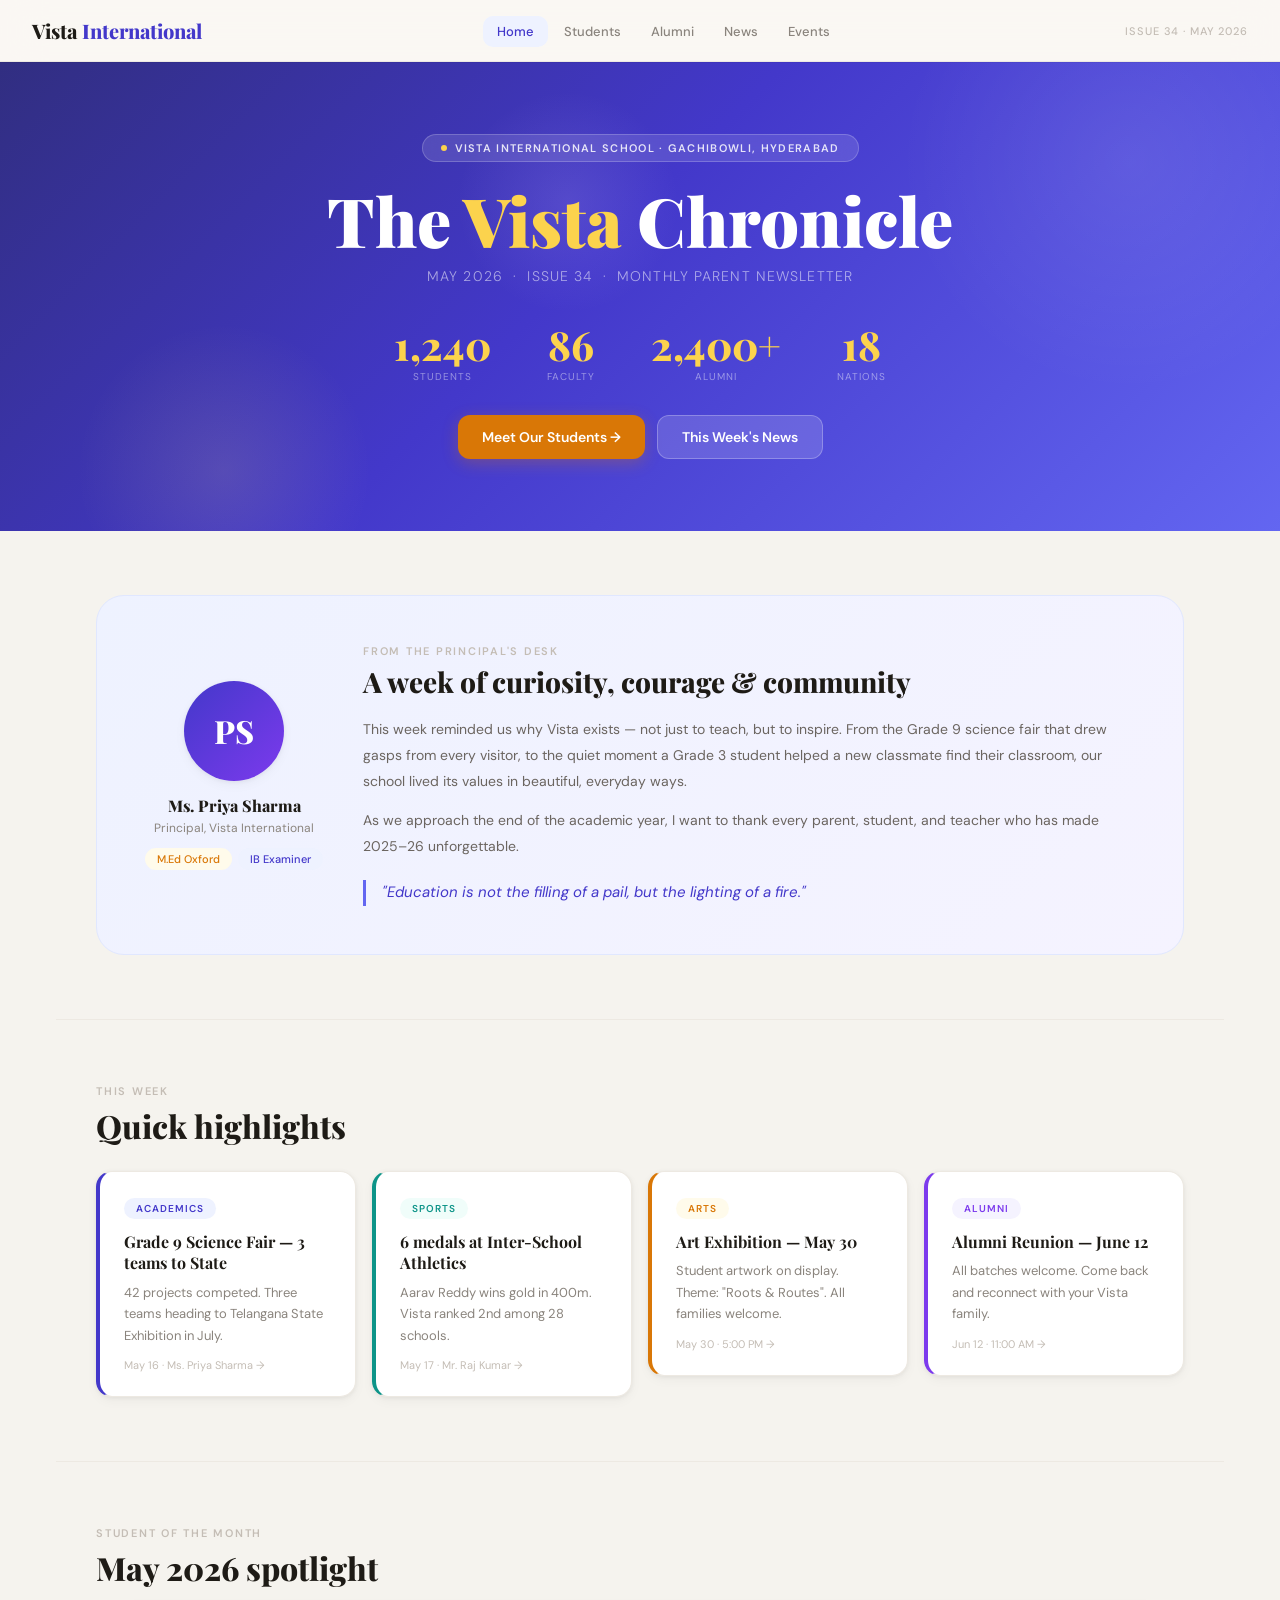
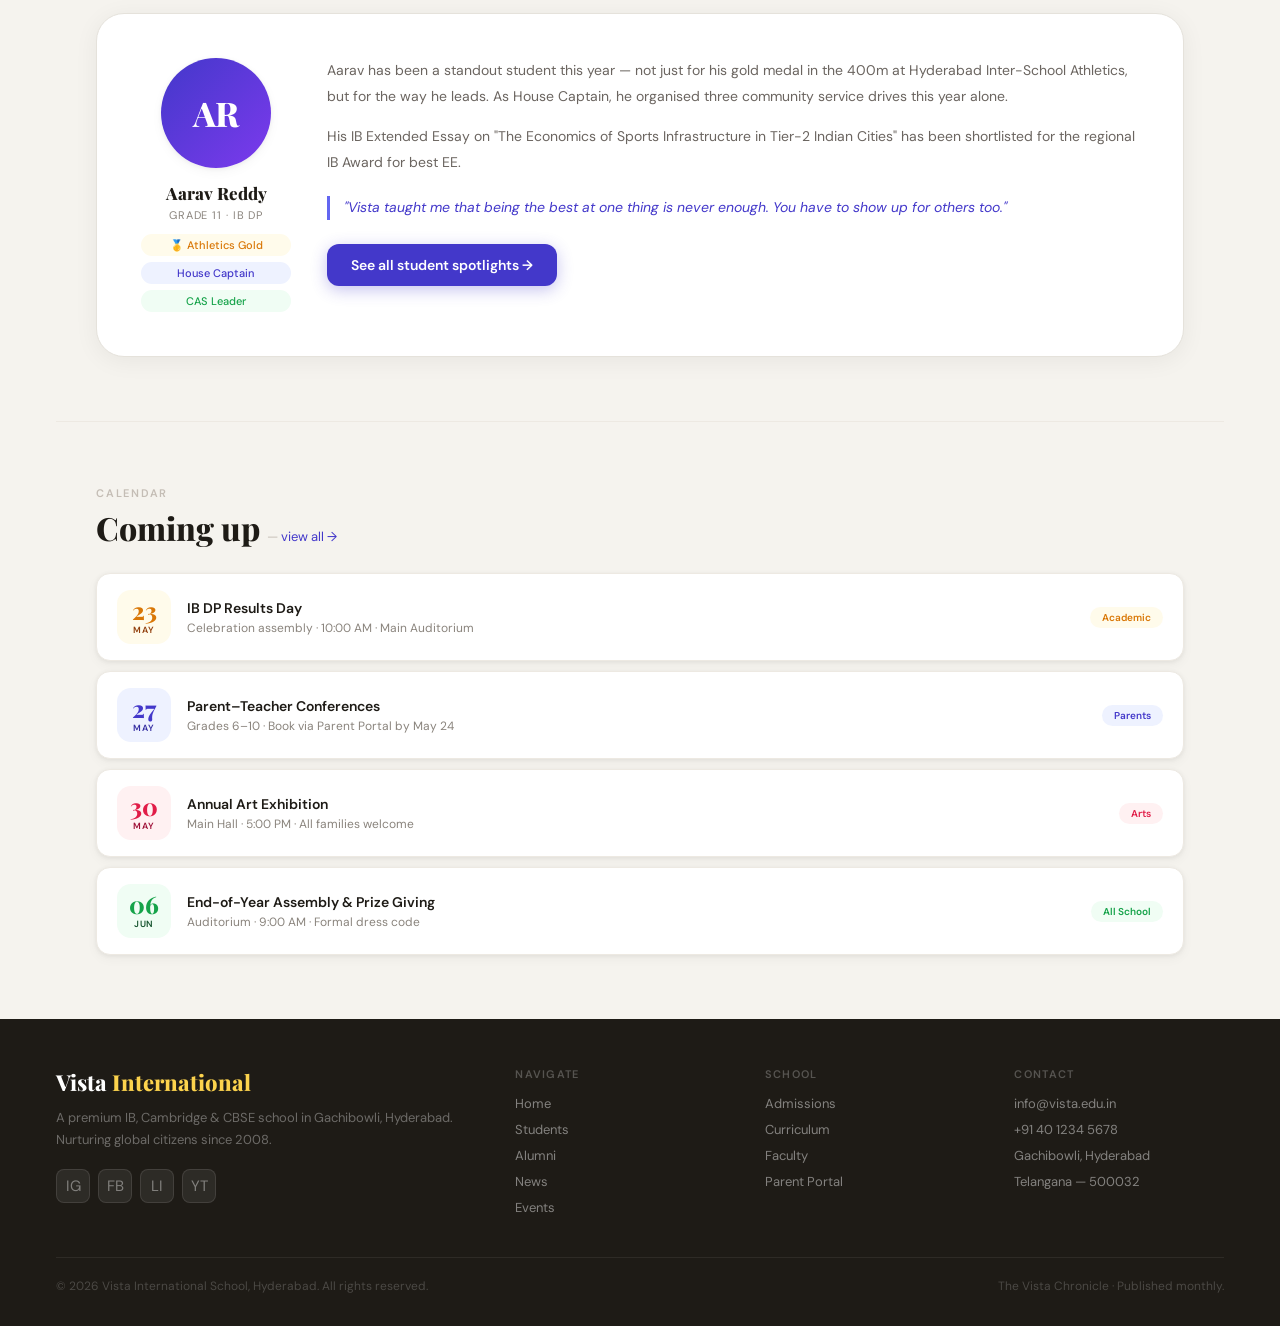
<file: index.html>
<!DOCTYPE html>
<html lang="en">
<head>
<meta charset="UTF-8"/><meta name="viewport" content="width=device-width,initial-scale=1.0"/>
<title>Home — The Vista Chronicle</title>
<link rel="stylesheet" href="shared.css"/>
</head>
<body>

<nav>
  <a class="nav-logo" href="index.html">Vista <em>International</em></a>
  <ul class="nav-links">
    <li><a class="nav-link" href="index.html">Home</a></li>
    <li><a class="nav-link" href="students.html">Students</a></li>
    <li><a class="nav-link" href="alumni.html">Alumni</a></li>
    <li><a class="nav-link" href="news.html">News</a></li>
    <li><a class="nav-link" href="events.html">Events</a></li>
  </ul>
  <span class="nav-issue">Issue 34 · May 2026</span>
  <button class="hamburger" id="hamburger" aria-label="Open menu" aria-expanded="false"><span></span><span></span><span></span></button>

  <div class="mobile-menu" id="mobile-menu">
  <a class="nav-link" href="index.html">🏠 Home</a>
  <a class="nav-link" href="students.html">🎓 Students</a>
  <a class="nav-link" href="alumni.html">🌍 Alumni</a>
  <a class="nav-link" href="news.html">📰 News</a>
  <a class="nav-link" href="events.html">📅 Events</a>
</div>
</nav>

<!-- HERO -->
<section class="hero">
  <div class="hero-orb ho1"></div><div class="hero-orb ho2"></div><div class="hero-orb ho3"></div>
  <div class="hero-content">
    <div class="hero-eyebrow"><div class="eyebrow-dot"></div>Vista International School · Gachibowli, Hyderabad</div>
    <h1 class="hero-title">The <em>Vista</em> Chronicle</h1>
    <p class="hero-sub">May 2026 &nbsp;·&nbsp; Issue 34 &nbsp;·&nbsp; Monthly Parent Newsletter</p>
    <div class="hero-stats">
      <div class="hstat"><div class="hstat-n">1,240</div><div class="hstat-l">Students</div></div>
      <div class="hstat"><div class="hstat-n">86</div><div class="hstat-l">Faculty</div></div>
      <div class="hstat"><div class="hstat-n">2,400+</div><div class="hstat-l">Alumni</div></div>
      <div class="hstat"><div class="hstat-n">18</div><div class="hstat-l">Nations</div></div>
    </div>
    <div style="display:flex;gap:12px;justify-content:center;margin-top:32px;flex-wrap:wrap;">
      <a class="btn btn-amber" href="students.html">Meet Our Students →</a>
      <a class="btn" style="background:rgba(255,255,255,0.15);color:#fff;border:1px solid rgba(255,255,255,0.25);" href="news.html">This Week's News</a>
    </div>
  </div>
</section>

<!-- PRINCIPAL MESSAGE -->
<section class="section reveal">
  <div style="background:linear-gradient(135deg,#eef2ff 0%,#f5f3ff 100%);border:1px solid #e0e7ff;border-radius:28px;padding:clamp(24px,5vw,48px);display:grid;grid-template-columns:auto 1fr;gap:40px;align-items:center;">
    <div style="text-align:center;min-width:160px;">
      <div class="avatar" style="width:100px;height:100px;font-size:32px;font-family:'Playfair Display',serif;background:linear-gradient(135deg,#4338ca,#7c3aed);color:#fff;margin:0 auto 14px;">PS</div>
      <div style="font-family:'Playfair Display',serif;font-size:16px;font-weight:800;color:#1e1b16;">Ms. Priya Sharma</div>
      <div style="font-size:12px;color:#8a847d;margin-top:4px;">Principal, Vista International</div>
      <div style="display:flex;gap:6px;justify-content:center;margin-top:12px;flex-wrap:wrap;">
        <span class="badge" style="background:#fffbeb;color:#d97706;">M.Ed Oxford</span>
        <span class="badge" style="background:#eef2ff;color:#4338ca;">IB Examiner</span>
      </div>
    </div>
    <div>
      <p class="sec-label">From the principal's desk</p>
      <h2 style="font-family:'Playfair Display',serif;font-size:clamp(18px,3vw,28px);font-weight:800;color:#1e1b16;margin-bottom:16px;line-height:1.3;">A week of curiosity, courage & community</h2>
      <p style="font-size:14px;color:#6b6560;line-height:1.85;margin-bottom:14px;">This week reminded us why Vista exists — not just to teach, but to inspire. From the Grade 9 science fair that drew gasps from every visitor, to the quiet moment a Grade 3 student helped a new classmate find their classroom, our school lived its values in beautiful, everyday ways.</p>
      <p style="font-size:14px;color:#6b6560;line-height:1.85;margin-bottom:20px;">As we approach the end of the academic year, I want to thank every parent, student, and teacher who has made 2025–26 unforgettable.</p>
      <blockquote style="font-size:15px;font-style:italic;color:#4338ca;border-left:3px solid #6366f1;padding-left:16px;line-height:1.7;">"Education is not the filling of a pail, but the lighting of a fire."</blockquote>
    </div>
  </div>
</section>

<div class="divider"></div>

<!-- HIGHLIGHTS -->
<section class="section reveal">
  <p class="sec-label">This week</p>
  <h2 class="sec-title">Quick highlights</h2>
  <div style="display:grid;grid-template-columns:repeat(auto-fill,minmax(240px,1fr));gap:16px;">

    <a href="news.html" style="text-decoration:none;">
      <div class="card" style="border-left:4px solid #4338ca;border-radius:16px;">
        <span class="tag tag-indigo" style="margin-bottom:12px;">Academics</span>
        <div style="font-family:'Playfair Display',serif;font-size:16px;font-weight:700;color:#1e1b16;margin-bottom:8px;line-height:1.35;">Grade 9 Science Fair — 3 teams to State</div>
        <div style="font-size:13px;color:#8a847d;line-height:1.65;">42 projects competed. Three teams heading to Telangana State Exhibition in July.</div>
        <div style="font-size:11px;color:#c4bdb5;margin-top:12px;">May 16 · Ms. Priya Sharma →</div>
      </div>
    </a>

    <a href="students.html" style="text-decoration:none;">
      <div class="card" style="border-left:4px solid #0d9488;border-radius:16px;">
        <span class="tag tag-teal" style="margin-bottom:12px;">Sports</span>
        <div style="font-family:'Playfair Display',serif;font-size:16px;font-weight:700;color:#1e1b16;margin-bottom:8px;line-height:1.35;">6 medals at Inter-School Athletics</div>
        <div style="font-size:13px;color:#8a847d;line-height:1.65;">Aarav Reddy wins gold in 400m. Vista ranked 2nd among 28 schools.</div>
        <div style="font-size:11px;color:#c4bdb5;margin-top:12px;">May 17 · Mr. Raj Kumar →</div>
      </div>
    </a>

    <a href="events.html" style="text-decoration:none;">
      <div class="card" style="border-left:4px solid #d97706;border-radius:16px;">
        <span class="tag tag-amber" style="margin-bottom:12px;">Arts</span>
        <div style="font-family:'Playfair Display',serif;font-size:16px;font-weight:700;color:#1e1b16;margin-bottom:8px;line-height:1.35;">Art Exhibition — May 30</div>
        <div style="font-size:13px;color:#8a847d;line-height:1.65;">Student artwork on display. Theme: "Roots & Routes". All families welcome.</div>
        <div style="font-size:11px;color:#c4bdb5;margin-top:12px;">May 30 · 5:00 PM →</div>
      </div>
    </a>

    <a href="alumni.html" style="text-decoration:none;">
      <div class="card" style="border-left:4px solid #7c3aed;border-radius:16px;">
        <span class="tag tag-violet" style="margin-bottom:12px;">Alumni</span>
        <div style="font-family:'Playfair Display',serif;font-size:16px;font-weight:700;color:#1e1b16;margin-bottom:8px;line-height:1.35;">Alumni Reunion — June 12</div>
        <div style="font-size:13px;color:#8a847d;line-height:1.65;">All batches welcome. Come back and reconnect with your Vista family.</div>
        <div style="font-size:11px;color:#c4bdb5;margin-top:12px;">Jun 12 · 11:00 AM →</div>
      </div>
    </a>

  </div>
</section>

<div class="divider"></div>

<!-- STUDENT OF MONTH -->
<section class="section reveal">
  <p class="sec-label">Student of the month</p>
  <h2 class="sec-title">May 2026 spotlight</h2>
  <div style="background:#fff;border:1px solid #e5e2db;border-radius:28px;padding:clamp(24px,4vw,44px);display:grid;grid-template-columns:auto 1fr;gap:36px;align-items:start;box-shadow:0 4px 24px rgba(0,0,0,0.06);">
    <div style="text-align:center;min-width:150px;">
      <div class="avatar" style="width:110px;height:110px;font-size:34px;font-family:'Playfair Display',serif;background:linear-gradient(135deg,#4338ca,#7c3aed);color:#fff;margin:0 auto 14px;">AR</div>
      <div style="font-family:'Playfair Display',serif;font-size:17px;font-weight:800;color:#1e1b16;">Aarav Reddy</div>
      <div style="font-size:11px;color:#8a847d;margin-top:4px;text-transform:uppercase;letter-spacing:0.08em;">Grade 11 · IB DP</div>
      <div style="margin-top:12px;display:flex;flex-direction:column;gap:6px;">
        <span class="badge" style="background:#fffbeb;color:#d97706;">🥇 Athletics Gold</span>
        <span class="badge" style="background:#eef2ff;color:#4338ca;">House Captain</span>
        <span class="badge" style="background:#f0fdf4;color:#16a34a;">CAS Leader</span>
      </div>
    </div>
    <div>
      <p style="font-size:14px;color:#6b6560;line-height:1.85;margin-bottom:14px;">Aarav has been a standout student this year — not just for his gold medal in the 400m at Hyderabad Inter-School Athletics, but for the way he leads. As House Captain, he organised three community service drives this year alone.</p>
      <p style="font-size:14px;color:#6b6560;line-height:1.85;margin-bottom:20px;">His IB Extended Essay on "The Economics of Sports Infrastructure in Tier-2 Indian Cities" has been shortlisted for the regional IB Award for best EE.</p>
      <blockquote style="font-size:14px;font-style:italic;color:#4338ca;border-left:3px solid #6366f1;padding-left:14px;line-height:1.7;margin-bottom:24px;">"Vista taught me that being the best at one thing is never enough. You have to show up for others too."</blockquote>
      <a class="btn btn-indigo" href="students.html">See all student spotlights →</a>
    </div>
  </div>
</section>

<div class="divider"></div>

<!-- MINI EVENTS PREVIEW -->
<section class="section reveal">
  <p class="sec-label">Calendar</p>
  <h2 class="sec-title">Coming up <small>— <a href="events.html" style="color:var(--indigo);text-decoration:none;">view all →</a></small></h2>
  <div style="display:flex;flex-direction:column;gap:10px;">
    <div class="ev-row">
      <div class="ev-date" style="background:#fffbeb;"><div class="ev-day" style="color:#d97706;">23</div><div class="ev-mon" style="color:#92400e;">May</div></div>
      <div class="ev-info"><div class="ev-title">IB DP Results Day</div><div class="ev-detail">Celebration assembly · 10:00 AM · Main Auditorium</div></div>
      <div class="ev-badge" style="background:#fffbeb;color:#d97706;">Academic</div>
    </div>
    <div class="ev-row">
      <div class="ev-date" style="background:#eef2ff;"><div class="ev-day" style="color:#4338ca;">27</div><div class="ev-mon" style="color:#3730a3;">May</div></div>
      <div class="ev-info"><div class="ev-title">Parent–Teacher Conferences</div><div class="ev-detail">Grades 6–10 · Book via Parent Portal by May 24</div></div>
      <div class="ev-badge" style="background:#eef2ff;color:#4338ca;">Parents</div>
    </div>
    <div class="ev-row">
      <div class="ev-date" style="background:#fff1f2;"><div class="ev-day" style="color:#e11d48;">30</div><div class="ev-mon" style="color:#9f1239;">May</div></div>
      <div class="ev-info"><div class="ev-title">Annual Art Exhibition</div><div class="ev-detail">Main Hall · 5:00 PM · All families welcome</div></div>
      <div class="ev-badge" style="background:#fff1f2;color:#e11d48;">Arts</div>
    </div>
    <div class="ev-row">
      <div class="ev-date" style="background:#f0fdf4;"><div class="ev-day" style="color:#16a34a;">06</div><div class="ev-mon" style="color:#14532d;">Jun</div></div>
      <div class="ev-info"><div class="ev-title">End-of-Year Assembly & Prize Giving</div><div class="ev-detail">Auditorium · 9:00 AM · Formal dress code</div></div>
      <div class="ev-badge" style="background:#f0fdf4;color:#16a34a;">All School</div>
    </div>
  </div>
</section>

<footer>
  <div class="footer-grid">
    <div>
      <div class="footer-logo">Vista <em>International</em></div>
      <div class="footer-desc">A premium IB, Cambridge & CBSE school in Gachibowli, Hyderabad. Nurturing global citizens since 2008.</div>
      <div class="footer-social"><a href="#" title="Instagram">IG</a><a href="#" title="Facebook">FB</a><a href="#" title="LinkedIn">LI</a><a href="#" title="YouTube">YT</a></div>
    </div>
    <div class="footer-col"><div class="footer-col-title">Navigate</div><a href="index.html">Home</a><a href="students.html">Students</a><a href="alumni.html">Alumni</a><a href="news.html">News</a><a href="events.html">Events</a></div>
    <div class="footer-col"><div class="footer-col-title">School</div><a href="#">Admissions</a><a href="#">Curriculum</a><a href="#">Faculty</a><a href="#">Parent Portal</a></div>
    <div class="footer-col"><div class="footer-col-title">Contact</div><a href="#">info@vista.edu.in</a><a href="#">+91 40 1234 5678</a><a href="#">Gachibowli, Hyderabad</a><a href="#">Telangana — 500032</a></div>
  </div>
  <div class="footer-bottom"><span>© 2026 Vista International School, Hyderabad. All rights reserved.</span><span>The Vista Chronicle · Published monthly.</span></div>
</footer>

<script src="shared.js"></script>
</body>
</html>
</file>
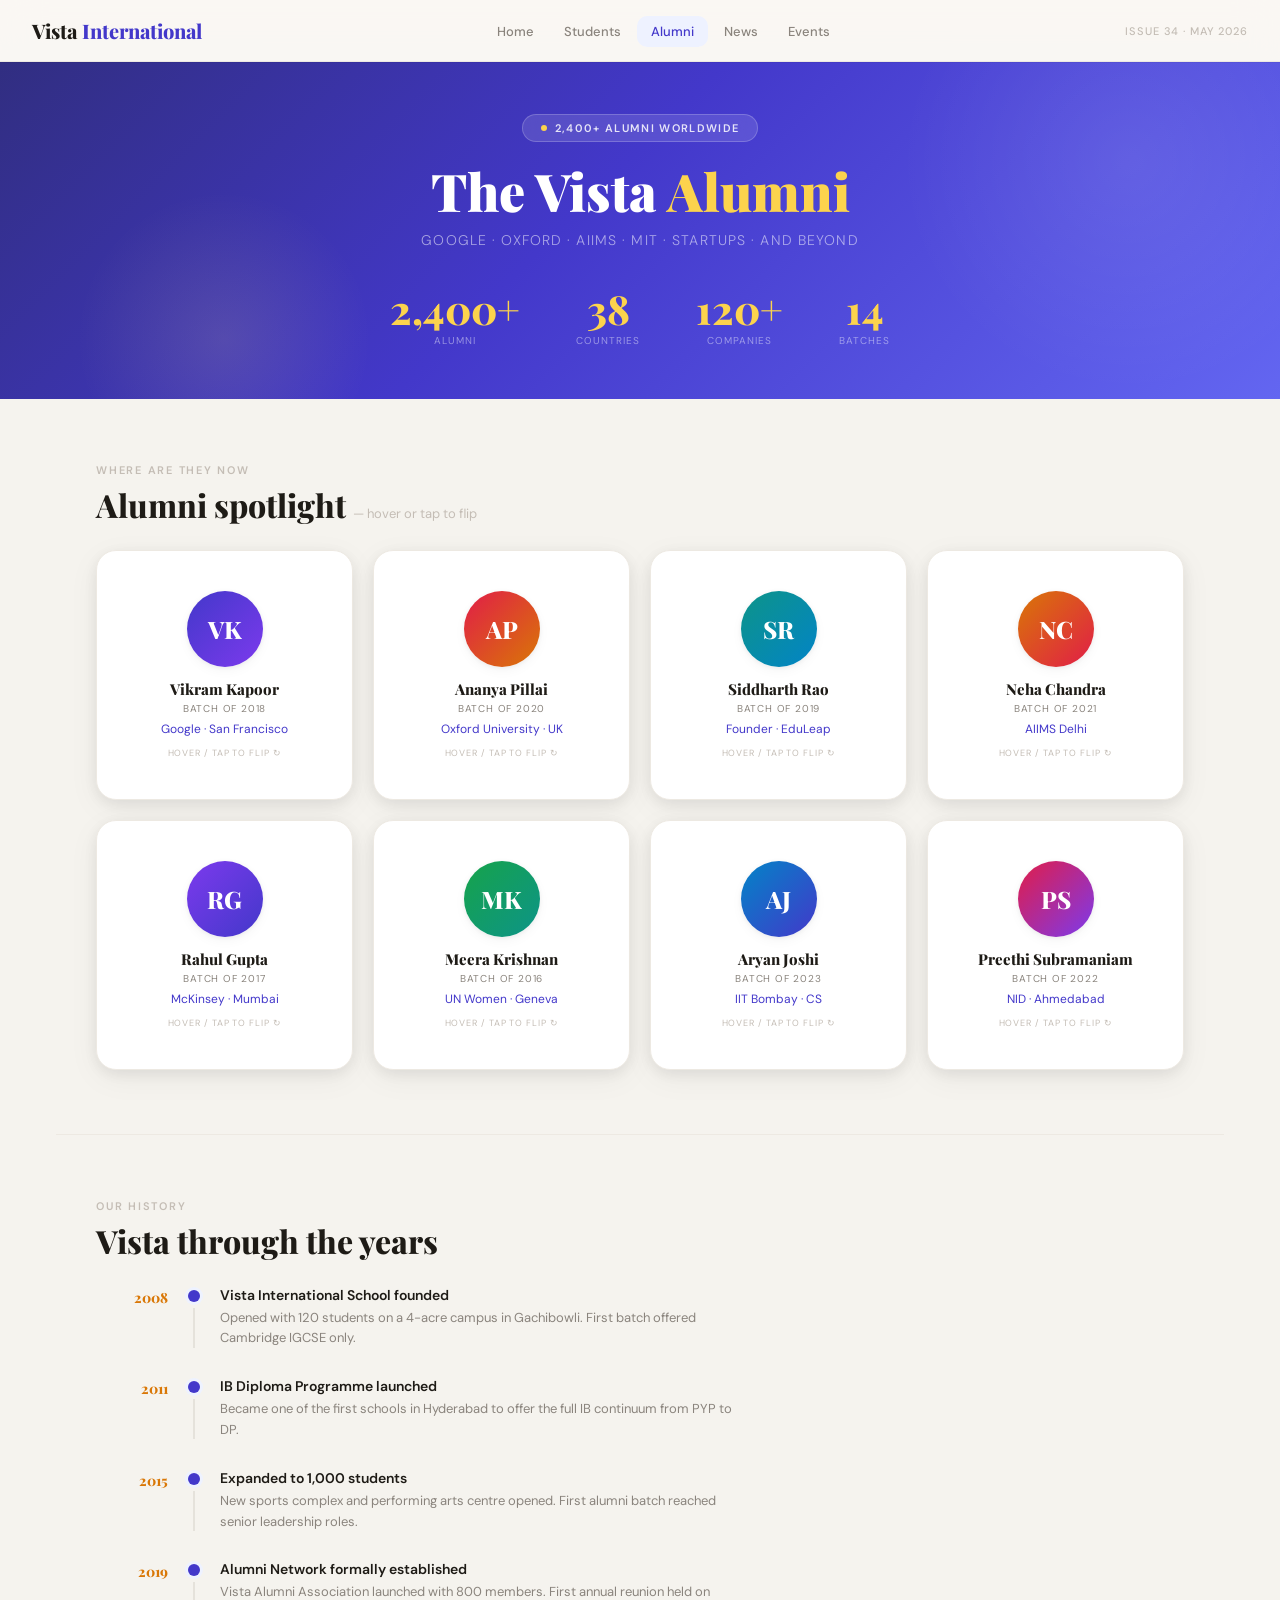
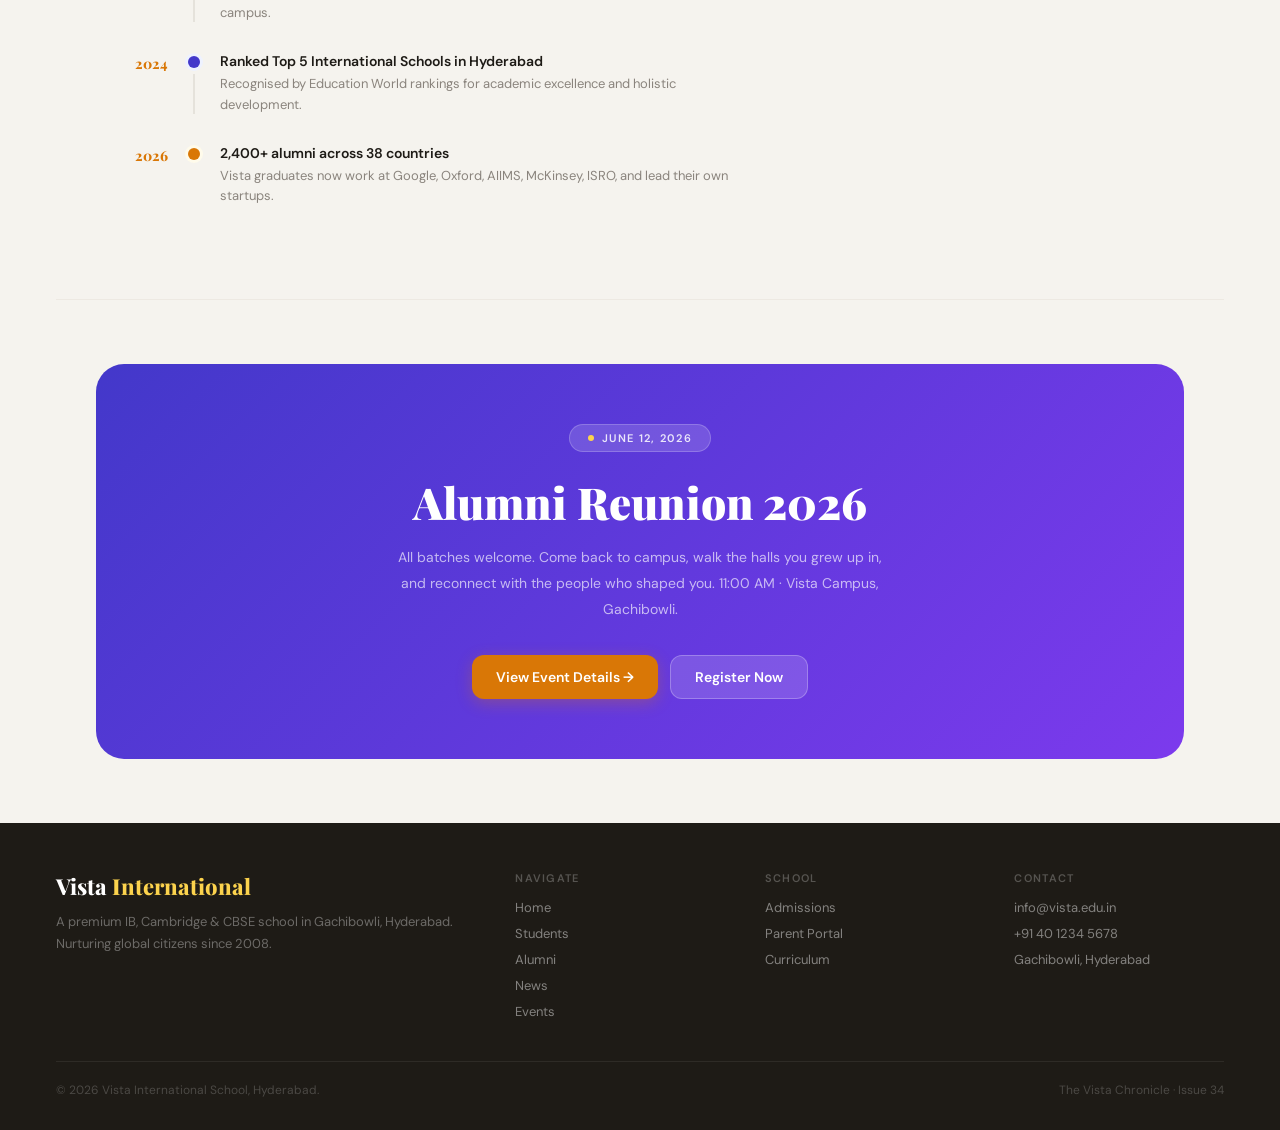
<file: alumni.html>
<!DOCTYPE html>
<html lang="en">
<head>
<meta charset="UTF-8"/><meta name="viewport" content="width=device-width,initial-scale=1.0"/>
<title>Alumni — The Vista Chronicle</title>
<link rel="stylesheet" href="shared.css"/>
<style>
.alumni-grid{display:grid;grid-template-columns:repeat(auto-fill,minmax(210px,1fr));gap:20px;}
.tl{display:flex;flex-direction:column;gap:0;}
.tl-item{display:grid;grid-template-columns:72px 20px 1fr;gap:16px;align-items:flex-start;}
.tl-year{font-family:'Playfair Display',serif;font-size:14px;font-weight:800;color:#d97706;text-align:right;padding-top:2px;}
.tl-col{display:flex;flex-direction:column;align-items:center;}
.tl-dot{width:12px;height:12px;border-radius:50%;background:#4338ca;flex-shrink:0;margin-top:4px;box-shadow:0 0 0 3px #eef2ff;}
.tl-line{width:2px;flex:1;background:#e5e2db;margin-top:6px;min-height:40px;}
.tl-item:last-child .tl-line{display:none;}
.tl-content{padding-bottom:28px;}
.tl-title{font-size:14px;font-weight:600;color:#1e1b16;margin-bottom:4px;}
.tl-detail{font-size:13px;color:#8a847d;line-height:1.6;}
@media(max-width:480px){.alumni-grid{grid-template-columns:1fr 1fr;}.flip-card{height:210px;}}
</style>
</head>
<body>

<nav>
  <a class="nav-logo" href="index.html">Vista <em>International</em></a>
  <ul class="nav-links">
    <li><a class="nav-link" href="index.html">Home</a></li>
    <li><a class="nav-link" href="students.html">Students</a></li>
    <li><a class="nav-link" href="alumni.html">Alumni</a></li>
    <li><a class="nav-link" href="news.html">News</a></li>
    <li><a class="nav-link" href="events.html">Events</a></li>
  </ul>
  <span class="nav-issue">Issue 34 · May 2026</span>
  <button class="hamburger" id="hamburger" aria-label="Open menu" aria-expanded="false"><span></span><span></span><span></span></button>

  <div class="mobile-menu" id="mobile-menu">
  <a class="nav-link" href="index.html">🏠 Home</a>
  <a class="nav-link" href="students.html">🎓 Students</a>
  <a class="nav-link" href="alumni.html">🌍 Alumni</a>
  <a class="nav-link" href="news.html">📰 News</a>
  <a class="nav-link" href="events.html">📅 Events</a>
</div>
</nav>

<section class="hero page-hero">
  <div class="hero-orb ho1"></div><div class="hero-orb ho2"></div>
  <div class="hero-content">
    <div class="hero-eyebrow"><div class="eyebrow-dot"></div>2,400+ Alumni worldwide</div>
    <h1 class="hero-title">The Vista <em>Alumni</em></h1>
    <p class="hero-sub">Google · Oxford · AIIMS · MIT · Startups · and beyond</p>
    <div class="hero-stats">
      <div class="hstat"><div class="hstat-n">2,400+</div><div class="hstat-l">Alumni</div></div>
      <div class="hstat"><div class="hstat-n">38</div><div class="hstat-l">Countries</div></div>
      <div class="hstat"><div class="hstat-n">120+</div><div class="hstat-l">Companies</div></div>
      <div class="hstat"><div class="hstat-n">14</div><div class="hstat-l">Batches</div></div>
    </div>
  </div>
</section>

<!-- FLIP CARDS -->
<section class="section reveal">
  <p class="sec-label">Where are they now</p>
  <h2 class="sec-title">Alumni spotlight <small>— hover or tap to flip</small></h2>
  <div class="alumni-grid">

    <div class="flip-card" onclick="this.classList.toggle('flipped')">
      <div class="flip-inner">
        <div class="flip-front">
          <div class="avatar" style="width:76px;height:76px;font-size:24px;background:linear-gradient(135deg,#4338ca,#7c3aed);color:#fff;margin:0 auto 12px;">VK</div>
          <div style="font-family:'Playfair Display',serif;font-size:15px;font-weight:800;color:#1e1b16;margin-bottom:3px;">Vikram Kapoor</div>
          <div style="font-size:10px;color:#8a847d;text-transform:uppercase;letter-spacing:0.08em;margin-bottom:6px;">Batch of 2018</div>
          <div style="font-size:12px;color:#4338ca;">Google · San Francisco</div>
          <div class="flip-hint">hover / tap to flip ↻</div>
        </div>
        <div class="flip-back">
          <div style="font-size:13px;font-weight:600;color:#fcd34d;margin-bottom:8px;">Senior Software Engineer</div>
          <div class="flip-quote">"Vista's IB programme taught me how to think independently. That's what got me through Google interviews."</div>
          <span class="badge" style="background:rgba(255,255,255,0.15);color:#fff;margin-top:8px;">IB Diploma · 43/45</span>
        </div>
      </div>
    </div>

    <div class="flip-card" onclick="this.classList.toggle('flipped')">
      <div class="flip-inner">
        <div class="flip-front">
          <div class="avatar" style="width:76px;height:76px;font-size:24px;background:linear-gradient(135deg,#e11d48,#d97706);color:#fff;margin:0 auto 12px;">AP</div>
          <div style="font-family:'Playfair Display',serif;font-size:15px;font-weight:800;color:#1e1b16;margin-bottom:3px;">Ananya Pillai</div>
          <div style="font-size:10px;color:#8a847d;text-transform:uppercase;letter-spacing:0.08em;margin-bottom:6px;">Batch of 2020</div>
          <div style="font-size:12px;color:#4338ca;">Oxford University · UK</div>
          <div class="flip-hint">hover / tap to flip ↻</div>
        </div>
        <div class="flip-back">
          <div style="font-size:13px;font-weight:600;color:#fcd34d;margin-bottom:8px;">PhD Candidate, Economics</div>
          <div class="flip-quote">"The research skills from my Extended Essay directly shaped my Oxford application."</div>
          <span class="badge" style="background:rgba(255,255,255,0.15);color:#fff;margin-top:8px;">IB Diploma · 44/45</span>
        </div>
      </div>
    </div>

    <div class="flip-card" onclick="this.classList.toggle('flipped')">
      <div class="flip-inner">
        <div class="flip-front">
          <div class="avatar" style="width:76px;height:76px;font-size:24px;background:linear-gradient(135deg,#0d9488,#0284c7);color:#fff;margin:0 auto 12px;">SR</div>
          <div style="font-family:'Playfair Display',serif;font-size:15px;font-weight:800;color:#1e1b16;margin-bottom:3px;">Siddharth Rao</div>
          <div style="font-size:10px;color:#8a847d;text-transform:uppercase;letter-spacing:0.08em;margin-bottom:6px;">Batch of 2019</div>
          <div style="font-size:12px;color:#4338ca;">Founder · EduLeap</div>
          <div class="flip-hint">hover / tap to flip ↻</div>
        </div>
        <div class="flip-back">
          <div style="font-size:13px;font-weight:600;color:#fcd34d;margin-bottom:8px;">CEO, EduLeap (Series A)</div>
          <div class="flip-quote">"Vista gave me confidence to lead. My company now serves 50,000 students across India."</div>
          <span class="badge" style="background:rgba(255,255,255,0.15);color:#fff;margin-top:8px;">Cambridge A* ×6</span>
        </div>
      </div>
    </div>

    <div class="flip-card" onclick="this.classList.toggle('flipped')">
      <div class="flip-inner">
        <div class="flip-front">
          <div class="avatar" style="width:76px;height:76px;font-size:24px;background:linear-gradient(135deg,#d97706,#e11d48);color:#fff;margin:0 auto 12px;">NC</div>
          <div style="font-family:'Playfair Display',serif;font-size:15px;font-weight:800;color:#1e1b16;margin-bottom:3px;">Neha Chandra</div>
          <div style="font-size:10px;color:#8a847d;text-transform:uppercase;letter-spacing:0.08em;margin-bottom:6px;">Batch of 2021</div>
          <div style="font-size:12px;color:#4338ca;">AIIMS Delhi</div>
          <div class="flip-hint">hover / tap to flip ↻</div>
        </div>
        <div class="flip-back">
          <div style="font-size:13px;font-weight:600;color:#fcd34d;margin-bottom:8px;">MBBS Final Year</div>
          <div class="flip-quote">"My biology teachers made AIIMS feel reachable — and I reached it."</div>
          <span class="badge" style="background:rgba(255,255,255,0.15);color:#fff;margin-top:8px;">CBSE · 98.4%</span>
        </div>
      </div>
    </div>

    <div class="flip-card" onclick="this.classList.toggle('flipped')">
      <div class="flip-inner">
        <div class="flip-front">
          <div class="avatar" style="width:76px;height:76px;font-size:24px;background:linear-gradient(135deg,#7c3aed,#4338ca);color:#fff;margin:0 auto 12px;">RG</div>
          <div style="font-family:'Playfair Display',serif;font-size:15px;font-weight:800;color:#1e1b16;margin-bottom:3px;">Rahul Gupta</div>
          <div style="font-size:10px;color:#8a847d;text-transform:uppercase;letter-spacing:0.08em;margin-bottom:6px;">Batch of 2017</div>
          <div style="font-size:12px;color:#4338ca;">McKinsey · Mumbai</div>
          <div class="flip-hint">hover / tap to flip ↻</div>
        </div>
        <div class="flip-back">
          <div style="font-size:13px;font-weight:600;color:#fcd34d;margin-bottom:8px;">Senior Associate, Strategy</div>
          <div class="flip-quote">"The TOK class at Vista changed how I think about problems. McKinsey noticed that immediately."</div>
          <span class="badge" style="background:rgba(255,255,255,0.15);color:#fff;margin-top:8px;">IB Diploma · 42/45</span>
        </div>
      </div>
    </div>

    <div class="flip-card" onclick="this.classList.toggle('flipped')">
      <div class="flip-inner">
        <div class="flip-front">
          <div class="avatar" style="width:76px;height:76px;font-size:24px;background:linear-gradient(135deg,#16a34a,#0d9488);color:#fff;margin:0 auto 12px;">MK</div>
          <div style="font-family:'Playfair Display',serif;font-size:15px;font-weight:800;color:#1e1b16;margin-bottom:3px;">Meera Krishnan</div>
          <div style="font-size:10px;color:#8a847d;text-transform:uppercase;letter-spacing:0.08em;margin-bottom:6px;">Batch of 2016</div>
          <div style="font-size:12px;color:#4338ca;">UN Women · Geneva</div>
          <div class="flip-hint">hover / tap to flip ↻</div>
        </div>
        <div class="flip-back">
          <div style="font-size:13px;font-weight:600;color:#fcd34d;margin-bottom:8px;">Programme Officer</div>
          <div class="flip-quote">"Vista's MUN programme sparked a passion that led me all the way to Geneva."</div>
          <span class="badge" style="background:rgba(255,255,255,0.15);color:#fff;margin-top:8px;">IB Diploma · 41/45</span>
        </div>
      </div>
    </div>

    <div class="flip-card" onclick="this.classList.toggle('flipped')">
      <div class="flip-inner">
        <div class="flip-front">
          <div class="avatar" style="width:76px;height:76px;font-size:24px;background:linear-gradient(135deg,#0284c7,#4338ca);color:#fff;margin:0 auto 12px;">AJ</div>
          <div style="font-family:'Playfair Display',serif;font-size:15px;font-weight:800;color:#1e1b16;margin-bottom:3px;">Aryan Joshi</div>
          <div style="font-size:10px;color:#8a847d;text-transform:uppercase;letter-spacing:0.08em;margin-bottom:6px;">Batch of 2023</div>
          <div style="font-size:12px;color:#4338ca;">IIT Bombay · CS</div>
          <div class="flip-hint">hover / tap to flip ↻</div>
        </div>
        <div class="flip-back">
          <div style="font-size:13px;font-weight:600;color:#fcd34d;margin-bottom:8px;">B.Tech, Computer Science</div>
          <div class="flip-quote">"Vista's competitive math programme gave me a 2-year head start at IIT."</div>
          <span class="badge" style="background:rgba(255,255,255,0.15);color:#fff;margin-top:8px;">CBSE · 99.2%</span>
        </div>
      </div>
    </div>

    <div class="flip-card" onclick="this.classList.toggle('flipped')">
      <div class="flip-inner">
        <div class="flip-front">
          <div class="avatar" style="width:76px;height:76px;font-size:24px;background:linear-gradient(135deg,#e11d48,#7c3aed);color:#fff;margin:0 auto 12px;">PS</div>
          <div style="font-family:'Playfair Display',serif;font-size:15px;font-weight:800;color:#1e1b16;margin-bottom:3px;">Preethi Subramaniam</div>
          <div style="font-size:10px;color:#8a847d;text-transform:uppercase;letter-spacing:0.08em;margin-bottom:6px;">Batch of 2022</div>
          <div style="font-size:12px;color:#4338ca;">NID · Ahmedabad</div>
          <div class="flip-hint">hover / tap to flip ↻</div>
        </div>
        <div class="flip-back">
          <div style="font-size:13px;font-weight:600;color:#fcd34d;margin-bottom:8px;">B.Des, Product Design</div>
          <div class="flip-quote">"Art class at Vista wasn't just art — it taught me to observe the world differently."</div>
          <span class="badge" style="background:rgba(255,255,255,0.15);color:#fff;margin-top:8px;">CBSE · 96.2%</span>
        </div>
      </div>
    </div>

  </div>
</section>

<div class="divider"></div>

<!-- TIMELINE -->
<section class="section reveal">
  <p class="sec-label">Our history</p>
  <h2 class="sec-title">Vista through the years</h2>
  <div class="tl" style="max-width:640px;">
    <div class="tl-item"><div class="tl-year">2008</div><div class="tl-col"><div class="tl-dot"></div><div class="tl-line"></div></div><div class="tl-content"><div class="tl-title">Vista International School founded</div><div class="tl-detail">Opened with 120 students on a 4-acre campus in Gachibowli. First batch offered Cambridge IGCSE only.</div></div></div>
    <div class="tl-item"><div class="tl-year">2011</div><div class="tl-col"><div class="tl-dot"></div><div class="tl-line"></div></div><div class="tl-content"><div class="tl-title">IB Diploma Programme launched</div><div class="tl-detail">Became one of the first schools in Hyderabad to offer the full IB continuum from PYP to DP.</div></div></div>
    <div class="tl-item"><div class="tl-year">2015</div><div class="tl-col"><div class="tl-dot"></div><div class="tl-line"></div></div><div class="tl-content"><div class="tl-title">Expanded to 1,000 students</div><div class="tl-detail">New sports complex and performing arts centre opened. First alumni batch reached senior leadership roles.</div></div></div>
    <div class="tl-item"><div class="tl-year">2019</div><div class="tl-col"><div class="tl-dot"></div><div class="tl-line"></div></div><div class="tl-content"><div class="tl-title">Alumni Network formally established</div><div class="tl-detail">Vista Alumni Association launched with 800 members. First annual reunion held on campus.</div></div></div>
    <div class="tl-item"><div class="tl-year">2024</div><div class="tl-col"><div class="tl-dot"></div><div class="tl-line"></div></div><div class="tl-content"><div class="tl-title">Ranked Top 5 International Schools in Hyderabad</div><div class="tl-detail">Recognised by Education World rankings for academic excellence and holistic development.</div></div></div>
    <div class="tl-item"><div class="tl-year">2026</div><div class="tl-col"><div class="tl-dot" style="background:#d97706;box-shadow:0 0 0 3px #fffbeb;"></div><div class="tl-line"></div></div><div class="tl-content"><div class="tl-title">2,400+ alumni across 38 countries</div><div class="tl-detail">Vista graduates now work at Google, Oxford, AIIMS, McKinsey, ISRO, and lead their own startups.</div></div></div>
  </div>
</section>

<div class="divider"></div>

<!-- REUNION CTA -->
<section class="section reveal">
  <div style="background:linear-gradient(135deg,#4338ca 0%,#7c3aed 100%);border-radius:28px;padding:clamp(32px,5vw,60px);text-align:center;">
    <div style="display:inline-flex;align-items:center;gap:8px;background:rgba(255,255,255,0.15);border:1px solid rgba(255,255,255,0.2);border-radius:50px;padding:6px 18px;font-size:11px;font-weight:600;letter-spacing:0.12em;text-transform:uppercase;color:rgba(255,255,255,0.85);margin-bottom:20px;"><div class="eyebrow-dot"></div>June 12, 2026</div>
    <h2 style="font-family:'Playfair Display',serif;font-size:clamp(26px,5vw,44px);font-weight:900;color:#fff;margin-bottom:14px;">Alumni Reunion 2026</h2>
    <p style="font-size:14px;color:rgba(255,255,255,0.65);max-width:500px;margin:0 auto 32px;line-height:1.85;">All batches welcome. Come back to campus, walk the halls you grew up in, and reconnect with the people who shaped you. 11:00 AM · Vista Campus, Gachibowli.</p>
    <div style="display:flex;gap:12px;justify-content:center;flex-wrap:wrap;">
      <a class="btn btn-amber" href="events.html">View Event Details →</a>
      <a class="btn" style="background:rgba(255,255,255,0.15);color:#fff;border:1px solid rgba(255,255,255,0.25);" href="#">Register Now</a>
    </div>
  </div>
</section>

<footer>
  <div class="footer-grid">
    <div><div class="footer-logo">Vista <em>International</em></div><div class="footer-desc">A premium IB, Cambridge & CBSE school in Gachibowli, Hyderabad. Nurturing global citizens since 2008.</div></div>
    <div class="footer-col"><div class="footer-col-title">Navigate</div><a href="index.html">Home</a><a href="students.html">Students</a><a href="alumni.html">Alumni</a><a href="news.html">News</a><a href="events.html">Events</a></div>
    <div class="footer-col"><div class="footer-col-title">School</div><a href="#">Admissions</a><a href="#">Parent Portal</a><a href="#">Curriculum</a></div>
    <div class="footer-col"><div class="footer-col-title">Contact</div><a href="#">info@vista.edu.in</a><a href="#">+91 40 1234 5678</a><a href="#">Gachibowli, Hyderabad</a></div>
  </div>
  <div class="footer-bottom"><span>© 2026 Vista International School, Hyderabad.</span><span>The Vista Chronicle · Issue 34</span></div>
</footer>

<script src="shared.js"></script>
<script>initFlip('.flip-card');</script>
</body>
</html>
</file>
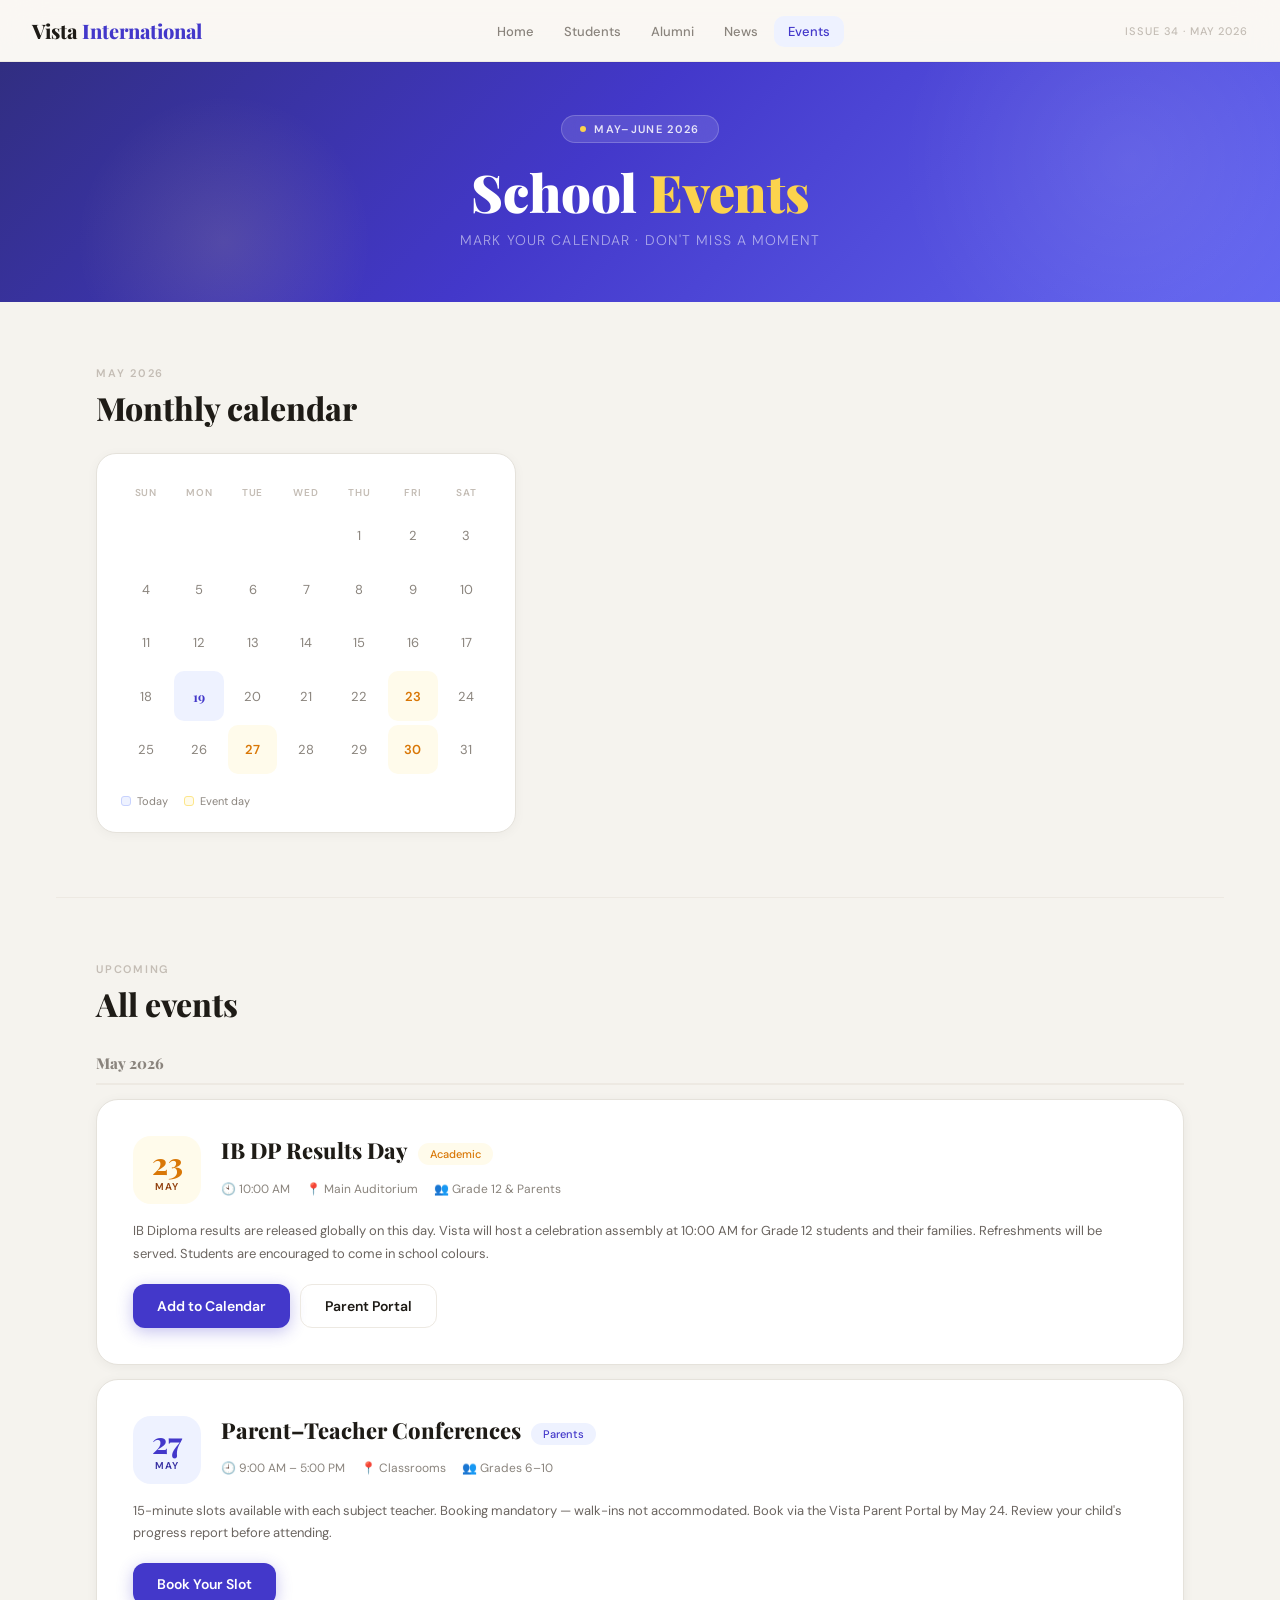
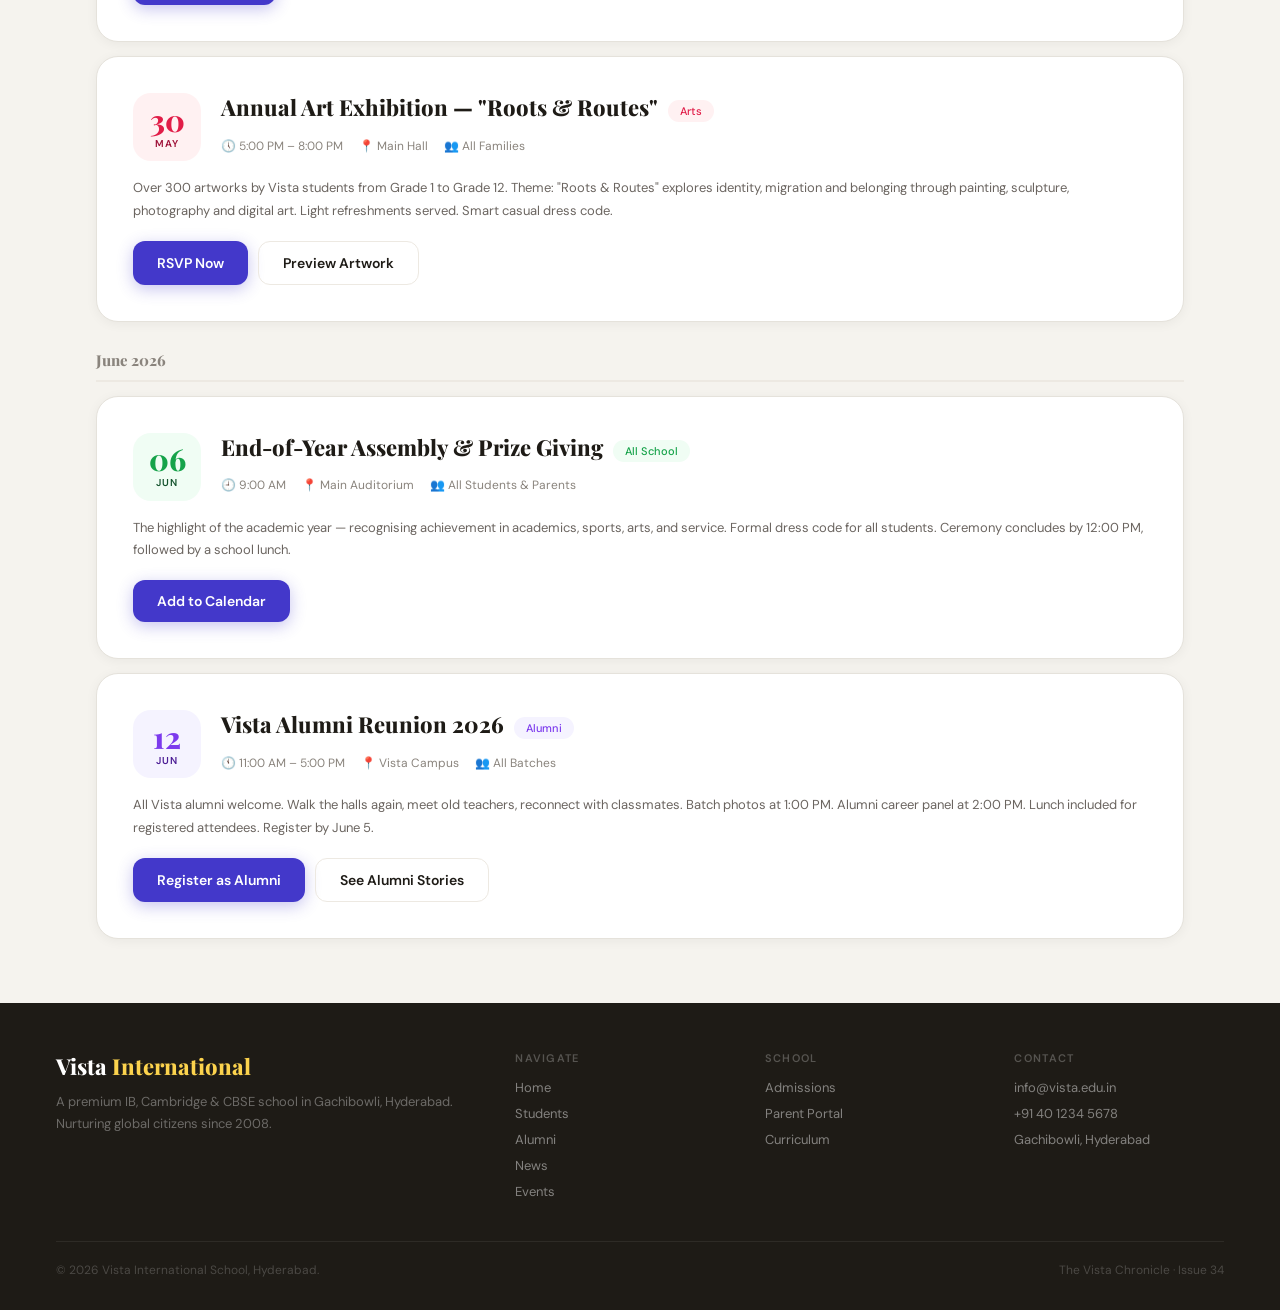
<file: events.html>
<!DOCTYPE html>
<html lang="en">
<head>
<meta charset="UTF-8"/><meta name="viewport" content="width=device-width,initial-scale=1.0"/>
<title>Events — The Vista Chronicle</title>
<link rel="stylesheet" href="shared.css"/>
<style>
.ev-full{background:#fff;border:1px solid #e5e2db;border-radius:22px;padding:clamp(20px,4vw,36px);box-shadow:0 2px 12px rgba(0,0,0,0.05);transition:transform 0.3s,box-shadow 0.3s;}
.ev-full:hover{transform:translateY(-3px);box-shadow:0 8px 32px rgba(0,0,0,0.09);}
.ev-full-header{display:flex;align-items:flex-start;gap:20px;margin-bottom:16px;flex-wrap:wrap;}
.ev-full-date{min-width:68px;height:68px;border-radius:18px;display:flex;flex-direction:column;align-items:center;justify-content:center;flex-shrink:0;}
.ev-full-day{font-family:'Playfair Display',serif;font-size:30px;font-weight:800;line-height:1;}
.ev-full-mon{font-size:10px;text-transform:uppercase;letter-spacing:0.1em;margin-top:2px;font-weight:600;}
.ev-full-title{font-family:'Playfair Display',serif;font-size:clamp(16px,3vw,22px);font-weight:800;color:#1e1b16;margin-bottom:8px;line-height:1.3;}
.ev-meta-chip{display:flex;align-items:center;gap:6px;font-size:12px;color:#8a847d;}
.ev-body{font-size:13px;color:#6b6560;line-height:1.75;margin-bottom:18px;}
.ev-actions{display:flex;gap:10px;flex-wrap:wrap;}
.month-label{font-family:'Playfair Display',serif;font-size:15px;font-weight:800;color:#8a847d;margin:28px 0 14px;padding-bottom:10px;border-bottom:2px solid #ede9e2;}
.cal-wrap{background:#fff;border:1px solid #e5e2db;border-radius:20px;padding:24px;max-width:420px;box-shadow:0 2px 12px rgba(0,0,0,0.04);}
.cal-grid{display:grid;grid-template-columns:repeat(7,1fr);gap:4px;margin-bottom:20px;}
.cal-head{font-size:10px;color:#c4bdb5;text-transform:uppercase;letter-spacing:0.08em;text-align:center;padding:8px 0;font-weight:600;}
.cal-day{aspect-ratio:1;display:flex;align-items:center;justify-content:center;border-radius:10px;font-size:13px;color:#8a847d;cursor:default;transition:background 0.2s;}
.cal-day.today{background:#eef2ff;color:#4338ca;font-weight:700;font-family:'Playfair Display',serif;}
.cal-day.event{background:#fffbeb;color:#d97706;font-weight:600;cursor:pointer;}
.cal-day.event:hover{background:#fde68a;}
.cal-day.empty{opacity:0;pointer-events:none;}
</style>
</head>
<body>

<nav>
  <a class="nav-logo" href="index.html">Vista <em>International</em></a>
  <ul class="nav-links">
    <li><a class="nav-link" href="index.html">Home</a></li>
    <li><a class="nav-link" href="students.html">Students</a></li>
    <li><a class="nav-link" href="alumni.html">Alumni</a></li>
    <li><a class="nav-link" href="news.html">News</a></li>
    <li><a class="nav-link" href="events.html">Events</a></li>
  </ul>
  <span class="nav-issue">Issue 34 · May 2026</span>
  <button class="hamburger" id="hamburger" aria-label="Open menu" aria-expanded="false"><span></span><span></span><span></span></button>

  <div class="mobile-menu" id="mobile-menu">
  <a class="nav-link" href="index.html">🏠 Home</a>
  <a class="nav-link" href="students.html">🎓 Students</a>
  <a class="nav-link" href="alumni.html">🌍 Alumni</a>
  <a class="nav-link" href="news.html">📰 News</a>
  <a class="nav-link" href="events.html">📅 Events</a>
</div>
</nav>

<section class="hero page-hero">
  <div class="hero-orb ho1"></div><div class="hero-orb ho2"></div>
  <div class="hero-content">
    <div class="hero-eyebrow"><div class="eyebrow-dot"></div>May–June 2026</div>
    <h1 class="hero-title">School <em>Events</em></h1>
    <p class="hero-sub">Mark your calendar · Don't miss a moment</p>
  </div>
</section>

<!-- CALENDAR -->
<section class="section reveal">
  <p class="sec-label">May 2026</p>
  <h2 class="sec-title">Monthly calendar</h2>
  <div class="cal-wrap">
    <div class="cal-grid">
      <div class="cal-head">Sun</div><div class="cal-head">Mon</div><div class="cal-head">Tue</div><div class="cal-head">Wed</div><div class="cal-head">Thu</div><div class="cal-head">Fri</div><div class="cal-head">Sat</div>
      <div class="cal-day empty"></div><div class="cal-day empty"></div><div class="cal-day empty"></div><div class="cal-day empty"></div><div class="cal-day">1</div><div class="cal-day">2</div><div class="cal-day">3</div>
      <div class="cal-day">4</div><div class="cal-day">5</div><div class="cal-day">6</div><div class="cal-day">7</div><div class="cal-day">8</div><div class="cal-day">9</div><div class="cal-day">10</div>
      <div class="cal-day">11</div><div class="cal-day">12</div><div class="cal-day">13</div><div class="cal-day">14</div><div class="cal-day">15</div><div class="cal-day">16</div><div class="cal-day">17</div>
      <div class="cal-day">18</div><div class="cal-day today">19</div><div class="cal-day">20</div><div class="cal-day">21</div><div class="cal-day">22</div><div class="cal-day event" title="IB DP Results Day">23</div><div class="cal-day">24</div>
      <div class="cal-day">25</div><div class="cal-day">26</div><div class="cal-day event" title="Parent-Teacher Conferences">27</div><div class="cal-day">28</div><div class="cal-day">29</div><div class="cal-day event" title="Art Exhibition">30</div><div class="cal-day">31</div>
    </div>
    <div style="display:flex;gap:16px;font-size:11px;flex-wrap:wrap;">
      <div style="display:flex;align-items:center;gap:6px;"><div style="width:10px;height:10px;border-radius:3px;background:#eef2ff;border:1px solid #c7d2fe;"></div><span style="color:#8a847d;">Today</span></div>
      <div style="display:flex;align-items:center;gap:6px;"><div style="width:10px;height:10px;border-radius:3px;background:#fffbeb;border:1px solid #fde68a;"></div><span style="color:#8a847d;">Event day</span></div>
    </div>
  </div>
</section>

<div class="divider"></div>

<!-- FULL EVENTS -->
<section class="section reveal">
  <p class="sec-label">Upcoming</p>
  <h2 class="sec-title">All events</h2>

  <div class="month-label">May 2026</div>
  <div style="display:flex;flex-direction:column;gap:14px;">

    <div class="ev-full">
      <div class="ev-full-header">
        <div class="ev-full-date" style="background:#fffbeb;"><div class="ev-full-day" style="color:#d97706;">23</div><div class="ev-full-mon" style="color:#92400e;">May</div></div>
        <div style="flex:1;">
          <div style="display:flex;align-items:center;gap:10px;margin-bottom:8px;flex-wrap:wrap;"><div class="ev-full-title">IB DP Results Day</div><span class="badge" style="background:#fffbeb;color:#d97706;">Academic</span></div>
          <div style="display:flex;gap:16px;flex-wrap:wrap;"><div class="ev-meta-chip">🕙 10:00 AM</div><div class="ev-meta-chip">📍 Main Auditorium</div><div class="ev-meta-chip">👥 Grade 12 & Parents</div></div>
        </div>
      </div>
      <div class="ev-body">IB Diploma results are released globally on this day. Vista will host a celebration assembly at 10:00 AM for Grade 12 students and their families. Refreshments will be served. Students are encouraged to come in school colours.</div>
      <div class="ev-actions"><a class="btn btn-indigo" href="#">Add to Calendar</a><a class="btn btn-outline" href="#">Parent Portal</a></div>
    </div>

    <div class="ev-full">
      <div class="ev-full-header">
        <div class="ev-full-date" style="background:#eef2ff;"><div class="ev-full-day" style="color:#4338ca;">27</div><div class="ev-full-mon" style="color:#3730a3;">May</div></div>
        <div style="flex:1;">
          <div style="display:flex;align-items:center;gap:10px;margin-bottom:8px;flex-wrap:wrap;"><div class="ev-full-title">Parent–Teacher Conferences</div><span class="badge" style="background:#eef2ff;color:#4338ca;">Parents</span></div>
          <div style="display:flex;gap:16px;flex-wrap:wrap;"><div class="ev-meta-chip">🕘 9:00 AM – 5:00 PM</div><div class="ev-meta-chip">📍 Classrooms</div><div class="ev-meta-chip">👥 Grades 6–10</div></div>
        </div>
      </div>
      <div class="ev-body">15-minute slots available with each subject teacher. Booking mandatory — walk-ins not accommodated. Book via the Vista Parent Portal by May 24. Review your child's progress report before attending.</div>
      <div class="ev-actions"><a class="btn btn-indigo" href="#">Book Your Slot</a></div>
    </div>

    <div class="ev-full">
      <div class="ev-full-header">
        <div class="ev-full-date" style="background:#fff1f2;"><div class="ev-full-day" style="color:#e11d48;">30</div><div class="ev-full-mon" style="color:#9f1239;">May</div></div>
        <div style="flex:1;">
          <div style="display:flex;align-items:center;gap:10px;margin-bottom:8px;flex-wrap:wrap;"><div class="ev-full-title">Annual Art Exhibition — "Roots & Routes"</div><span class="badge" style="background:#fff1f2;color:#e11d48;">Arts</span></div>
          <div style="display:flex;gap:16px;flex-wrap:wrap;"><div class="ev-meta-chip">🕔 5:00 PM – 8:00 PM</div><div class="ev-meta-chip">📍 Main Hall</div><div class="ev-meta-chip">👥 All Families</div></div>
        </div>
      </div>
      <div class="ev-body">Over 300 artworks by Vista students from Grade 1 to Grade 12. Theme: "Roots & Routes" explores identity, migration and belonging through painting, sculpture, photography and digital art. Light refreshments served. Smart casual dress code.</div>
      <div class="ev-actions"><a class="btn btn-indigo" href="#">RSVP Now</a><a class="btn btn-outline" href="#">Preview Artwork</a></div>
    </div>

  </div>

  <div class="month-label">June 2026</div>
  <div style="display:flex;flex-direction:column;gap:14px;">

    <div class="ev-full">
      <div class="ev-full-header">
        <div class="ev-full-date" style="background:#f0fdf4;"><div class="ev-full-day" style="color:#16a34a;">06</div><div class="ev-full-mon" style="color:#14532d;">Jun</div></div>
        <div style="flex:1;">
          <div style="display:flex;align-items:center;gap:10px;margin-bottom:8px;flex-wrap:wrap;"><div class="ev-full-title">End-of-Year Assembly & Prize Giving</div><span class="badge" style="background:#f0fdf4;color:#16a34a;">All School</span></div>
          <div style="display:flex;gap:16px;flex-wrap:wrap;"><div class="ev-meta-chip">🕘 9:00 AM</div><div class="ev-meta-chip">📍 Main Auditorium</div><div class="ev-meta-chip">👥 All Students & Parents</div></div>
        </div>
      </div>
      <div class="ev-body">The highlight of the academic year — recognising achievement in academics, sports, arts, and service. Formal dress code for all students. Ceremony concludes by 12:00 PM, followed by a school lunch.</div>
      <div class="ev-actions"><a class="btn btn-indigo" href="#">Add to Calendar</a></div>
    </div>

    <div class="ev-full">
      <div class="ev-full-header">
        <div class="ev-full-date" style="background:#f5f3ff;"><div class="ev-full-day" style="color:#7c3aed;">12</div><div class="ev-full-mon" style="color:#4c1d95;">Jun</div></div>
        <div style="flex:1;">
          <div style="display:flex;align-items:center;gap:10px;margin-bottom:8px;flex-wrap:wrap;"><div class="ev-full-title">Vista Alumni Reunion 2026</div><span class="badge" style="background:#f5f3ff;color:#7c3aed;">Alumni</span></div>
          <div style="display:flex;gap:16px;flex-wrap:wrap;"><div class="ev-meta-chip">🕚 11:00 AM – 5:00 PM</div><div class="ev-meta-chip">📍 Vista Campus</div><div class="ev-meta-chip">👥 All Batches</div></div>
        </div>
      </div>
      <div class="ev-body">All Vista alumni welcome. Walk the halls again, meet old teachers, reconnect with classmates. Batch photos at 1:00 PM. Alumni career panel at 2:00 PM. Lunch included for registered attendees. Register by June 5.</div>
      <div class="ev-actions"><a class="btn btn-indigo" href="#">Register as Alumni</a><a class="btn btn-outline" href="alumni.html">See Alumni Stories</a></div>
    </div>

  </div>
</section>

<footer>
  <div class="footer-grid">
    <div><div class="footer-logo">Vista <em>International</em></div><div class="footer-desc">A premium IB, Cambridge & CBSE school in Gachibowli, Hyderabad. Nurturing global citizens since 2008.</div></div>
    <div class="footer-col"><div class="footer-col-title">Navigate</div><a href="index.html">Home</a><a href="students.html">Students</a><a href="alumni.html">Alumni</a><a href="news.html">News</a><a href="events.html">Events</a></div>
    <div class="footer-col"><div class="footer-col-title">School</div><a href="#">Admissions</a><a href="#">Parent Portal</a><a href="#">Curriculum</a></div>
    <div class="footer-col"><div class="footer-col-title">Contact</div><a href="#">info@vista.edu.in</a><a href="#">+91 40 1234 5678</a><a href="#">Gachibowli, Hyderabad</a></div>
  </div>
  <div class="footer-bottom"><span>© 2026 Vista International School, Hyderabad.</span><span>The Vista Chronicle · Issue 34</span></div>
</footer>
<script src="shared.js"></script>
</body>
</html>
</file>
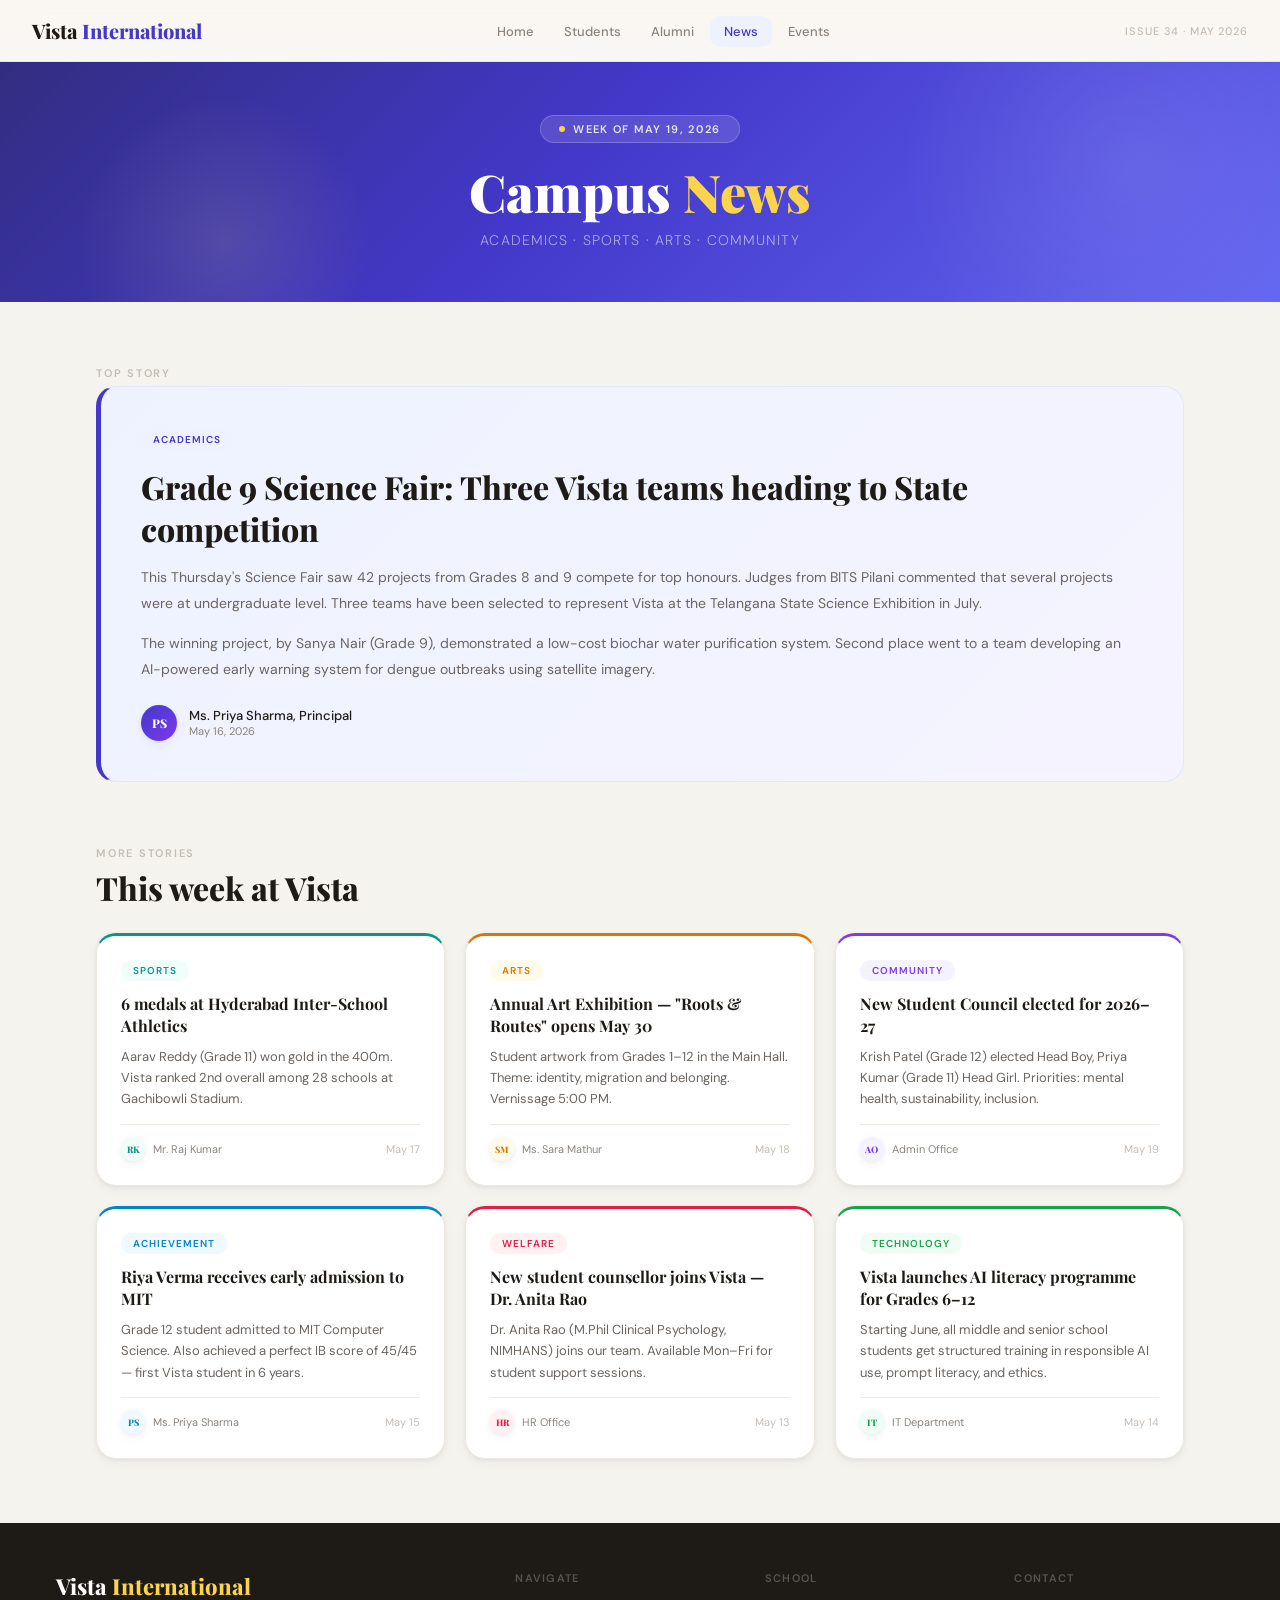
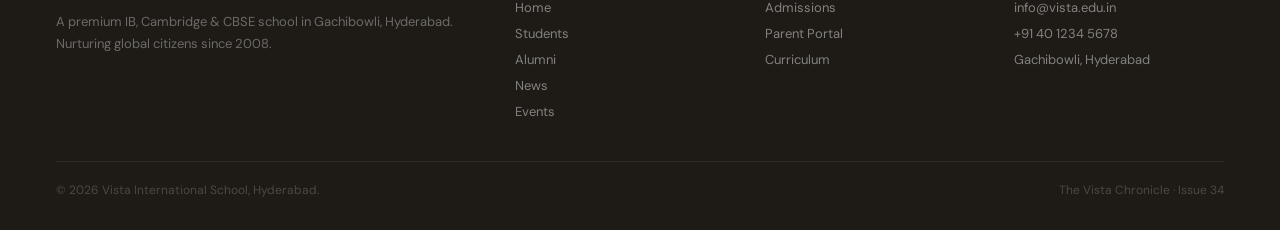
<file: news.html>
<!DOCTYPE html>
<html lang="en">
<head>
<meta charset="UTF-8"/><meta name="viewport" content="width=device-width,initial-scale=1.0"/>
<title>News — The Vista Chronicle</title>
<link rel="stylesheet" href="shared.css"/>
<style>
.news-grid{display:grid;grid-template-columns:repeat(auto-fill,minmax(280px,1fr));gap:20px;}
.nc-title{font-family:'Playfair Display',serif;font-size:16px;font-weight:700;color:#1e1b16;margin-bottom:8px;line-height:1.4;}
.nc-body{font-size:13px;color:#6b6560;line-height:1.65;flex:1;}
.nc-footer{display:flex;align-items:center;justify-content:space-between;margin-top:14px;padding-top:12px;border-top:1px solid #ede9e2;}
.nc-date{font-size:11px;color:#c4bdb5;}
</style>
</head>
<body>

<nav>
  <a class="nav-logo" href="index.html">Vista <em>International</em></a>
  <ul class="nav-links">
    <li><a class="nav-link" href="index.html">Home</a></li>
    <li><a class="nav-link" href="students.html">Students</a></li>
    <li><a class="nav-link" href="alumni.html">Alumni</a></li>
    <li><a class="nav-link" href="news.html">News</a></li>
    <li><a class="nav-link" href="events.html">Events</a></li>
  </ul>
  <span class="nav-issue">Issue 34 · May 2026</span>
  <button class="hamburger" id="hamburger" aria-label="Open menu" aria-expanded="false"><span></span><span></span><span></span></button>

  <div class="mobile-menu" id="mobile-menu">
  <a class="nav-link" href="index.html">🏠 Home</a>
  <a class="nav-link" href="students.html">🎓 Students</a>
  <a class="nav-link" href="alumni.html">🌍 Alumni</a>
  <a class="nav-link" href="news.html">📰 News</a>
  <a class="nav-link" href="events.html">📅 Events</a>
</div>
</nav>

<section class="hero page-hero">
  <div class="hero-orb ho1"></div><div class="hero-orb ho2"></div>
  <div class="hero-content">
    <div class="hero-eyebrow"><div class="eyebrow-dot"></div>Week of May 19, 2026</div>
    <h1 class="hero-title">Campus <em>News</em></h1>
    <p class="hero-sub">Academics · Sports · Arts · Community</p>
  </div>
</section>

<!-- FEATURED -->
<section class="section reveal">
  <p class="sec-label">Top story</p>
  <div style="background:linear-gradient(135deg,#eef2ff,#f5f3ff);border:1px solid #e0e7ff;border-left:5px solid #4338ca;border-radius:20px;padding:clamp(24px,4vw,40px);">
    <span class="tag tag-indigo" style="margin-bottom:16px;">Academics</span>
    <h2 style="font-family:'Playfair Display',serif;font-size:clamp(20px,4vw,32px);font-weight:800;color:#1e1b16;margin-bottom:16px;line-height:1.3;">Grade 9 Science Fair: Three Vista teams heading to State competition</h2>
    <p style="font-size:14px;color:#6b6560;line-height:1.85;margin-bottom:14px;">This Thursday's Science Fair saw 42 projects from Grades 8 and 9 compete for top honours. Judges from BITS Pilani commented that several projects were at undergraduate level. Three teams have been selected to represent Vista at the Telangana State Science Exhibition in July.</p>
    <p style="font-size:14px;color:#6b6560;line-height:1.85;margin-bottom:22px;">The winning project, by Sanya Nair (Grade 9), demonstrated a low-cost biochar water purification system. Second place went to a team developing an AI-powered early warning system for dengue outbreaks using satellite imagery.</p>
    <div style="display:flex;align-items:center;gap:12px;flex-wrap:wrap;">
      <div class="avatar" style="width:36px;height:36px;font-size:12px;background:linear-gradient(135deg,#4338ca,#7c3aed);color:#fff;">PS</div>
      <div><div style="font-size:13px;color:#1e1b16;font-weight:500;">Ms. Priya Sharma, Principal</div><div style="font-size:11px;color:#8a847d;">May 16, 2026</div></div>
    </div>
  </div>
</section>

<!-- NEWS GRID -->
<section class="section reveal" style="padding-top:0;">
  <p class="sec-label">More stories</p>
  <h2 class="sec-title">This week at Vista</h2>
  <div class="news-grid">

    <div class="card" style="border-top:3px solid #0d9488;display:flex;flex-direction:column;">
      <span class="tag tag-teal" style="margin-bottom:12px;">Sports</span>
      <div class="nc-title">6 medals at Hyderabad Inter-School Athletics</div>
      <div class="nc-body">Aarav Reddy (Grade 11) won gold in the 400m. Vista ranked 2nd overall among 28 schools at Gachibowli Stadium.</div>
      <div class="nc-footer">
        <div style="display:flex;align-items:center;gap:8px;"><div class="avatar" style="width:24px;height:24px;font-size:9px;background:#f0fdfa;color:#0d9488;">RK</div><span style="font-size:11px;color:#8a847d;">Mr. Raj Kumar</span></div>
        <span class="nc-date">May 17</span>
      </div>
    </div>

    <div class="card" style="border-top:3px solid #d97706;display:flex;flex-direction:column;">
      <span class="tag tag-amber" style="margin-bottom:12px;">Arts</span>
      <div class="nc-title">Annual Art Exhibition — "Roots & Routes" opens May 30</div>
      <div class="nc-body">Student artwork from Grades 1–12 in the Main Hall. Theme: identity, migration and belonging. Vernissage 5:00 PM.</div>
      <div class="nc-footer">
        <div style="display:flex;align-items:center;gap:8px;"><div class="avatar" style="width:24px;height:24px;font-size:9px;background:#fffbeb;color:#d97706;">SM</div><span style="font-size:11px;color:#8a847d;">Ms. Sara Mathur</span></div>
        <span class="nc-date">May 18</span>
      </div>
    </div>

    <div class="card" style="border-top:3px solid #7c3aed;display:flex;flex-direction:column;">
      <span class="tag tag-violet" style="margin-bottom:12px;">Community</span>
      <div class="nc-title">New Student Council elected for 2026–27</div>
      <div class="nc-body">Krish Patel (Grade 12) elected Head Boy, Priya Kumar (Grade 11) Head Girl. Priorities: mental health, sustainability, inclusion.</div>
      <div class="nc-footer">
        <div style="display:flex;align-items:center;gap:8px;"><div class="avatar" style="width:24px;height:24px;font-size:9px;background:#f5f3ff;color:#7c3aed;">AO</div><span style="font-size:11px;color:#8a847d;">Admin Office</span></div>
        <span class="nc-date">May 19</span>
      </div>
    </div>

    <div class="card" style="border-top:3px solid #0284c7;display:flex;flex-direction:column;">
      <span class="tag tag-sky" style="margin-bottom:12px;">Achievement</span>
      <div class="nc-title">Riya Verma receives early admission to MIT</div>
      <div class="nc-body">Grade 12 student admitted to MIT Computer Science. Also achieved a perfect IB score of 45/45 — first Vista student in 6 years.</div>
      <div class="nc-footer">
        <div style="display:flex;align-items:center;gap:8px;"><div class="avatar" style="width:24px;height:24px;font-size:9px;background:#f0f9ff;color:#0284c7;">PS</div><span style="font-size:11px;color:#8a847d;">Ms. Priya Sharma</span></div>
        <span class="nc-date">May 15</span>
      </div>
    </div>

    <div class="card" style="border-top:3px solid #e11d48;display:flex;flex-direction:column;">
      <span class="tag tag-rose" style="margin-bottom:12px;">Welfare</span>
      <div class="nc-title">New student counsellor joins Vista — Dr. Anita Rao</div>
      <div class="nc-body">Dr. Anita Rao (M.Phil Clinical Psychology, NIMHANS) joins our team. Available Mon–Fri for student support sessions.</div>
      <div class="nc-footer">
        <div style="display:flex;align-items:center;gap:8px;"><div class="avatar" style="width:24px;height:24px;font-size:9px;background:#fff1f2;color:#e11d48;">HR</div><span style="font-size:11px;color:#8a847d;">HR Office</span></div>
        <span class="nc-date">May 13</span>
      </div>
    </div>

    <div class="card" style="border-top:3px solid #16a34a;display:flex;flex-direction:column;">
      <span class="tag tag-green" style="margin-bottom:12px;">Technology</span>
      <div class="nc-title">Vista launches AI literacy programme for Grades 6–12</div>
      <div class="nc-body">Starting June, all middle and senior school students get structured training in responsible AI use, prompt literacy, and ethics.</div>
      <div class="nc-footer">
        <div style="display:flex;align-items:center;gap:8px;"><div class="avatar" style="width:24px;height:24px;font-size:9px;background:#f0fdf4;color:#16a34a;">IT</div><span style="font-size:11px;color:#8a847d;">IT Department</span></div>
        <span class="nc-date">May 14</span>
      </div>
    </div>

  </div>
</section>

<footer>
  <div class="footer-grid">
    <div><div class="footer-logo">Vista <em>International</em></div><div class="footer-desc">A premium IB, Cambridge & CBSE school in Gachibowli, Hyderabad. Nurturing global citizens since 2008.</div></div>
    <div class="footer-col"><div class="footer-col-title">Navigate</div><a href="index.html">Home</a><a href="students.html">Students</a><a href="alumni.html">Alumni</a><a href="news.html">News</a><a href="events.html">Events</a></div>
    <div class="footer-col"><div class="footer-col-title">School</div><a href="#">Admissions</a><a href="#">Parent Portal</a><a href="#">Curriculum</a></div>
    <div class="footer-col"><div class="footer-col-title">Contact</div><a href="#">info@vista.edu.in</a><a href="#">+91 40 1234 5678</a><a href="#">Gachibowli, Hyderabad</a></div>
  </div>
  <div class="footer-bottom"><span>© 2026 Vista International School, Hyderabad.</span><span>The Vista Chronicle · Issue 34</span></div>
</footer>
<script src="shared.js"></script>
</body>
</html>
</file>
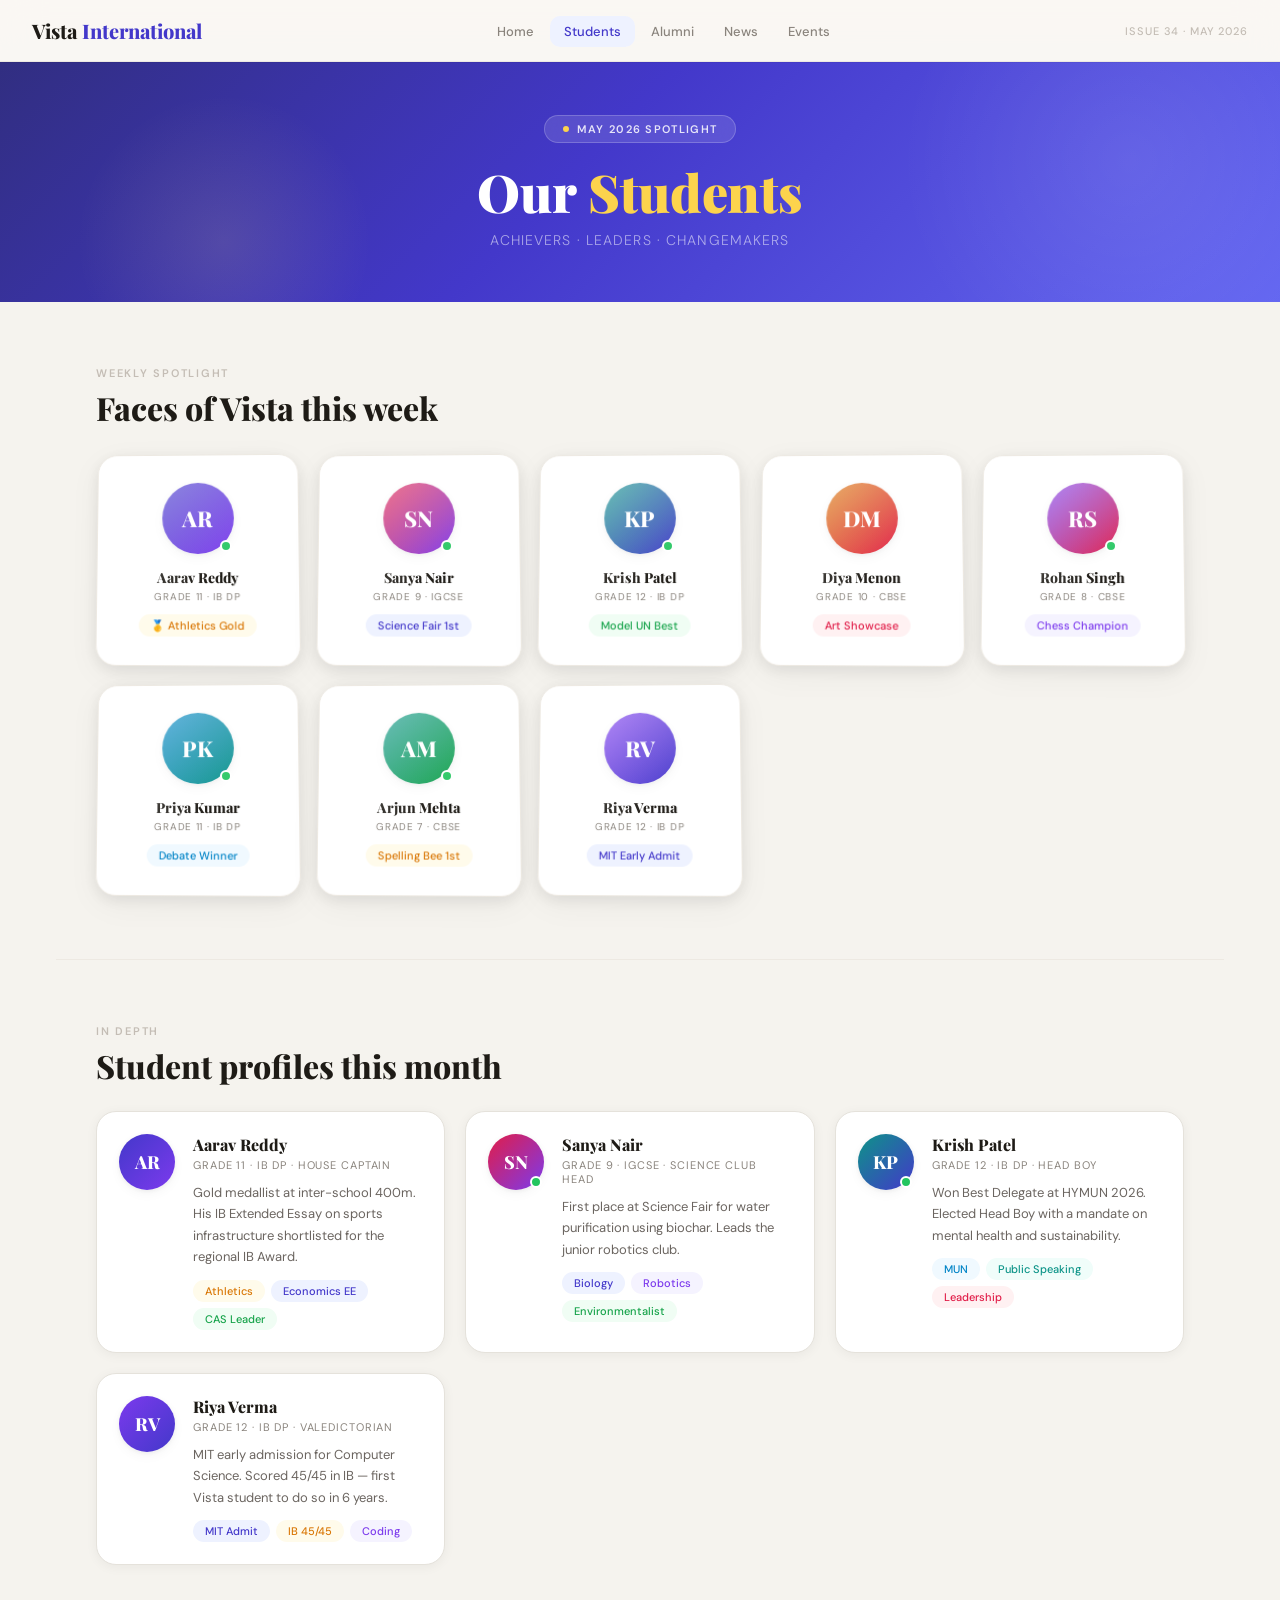
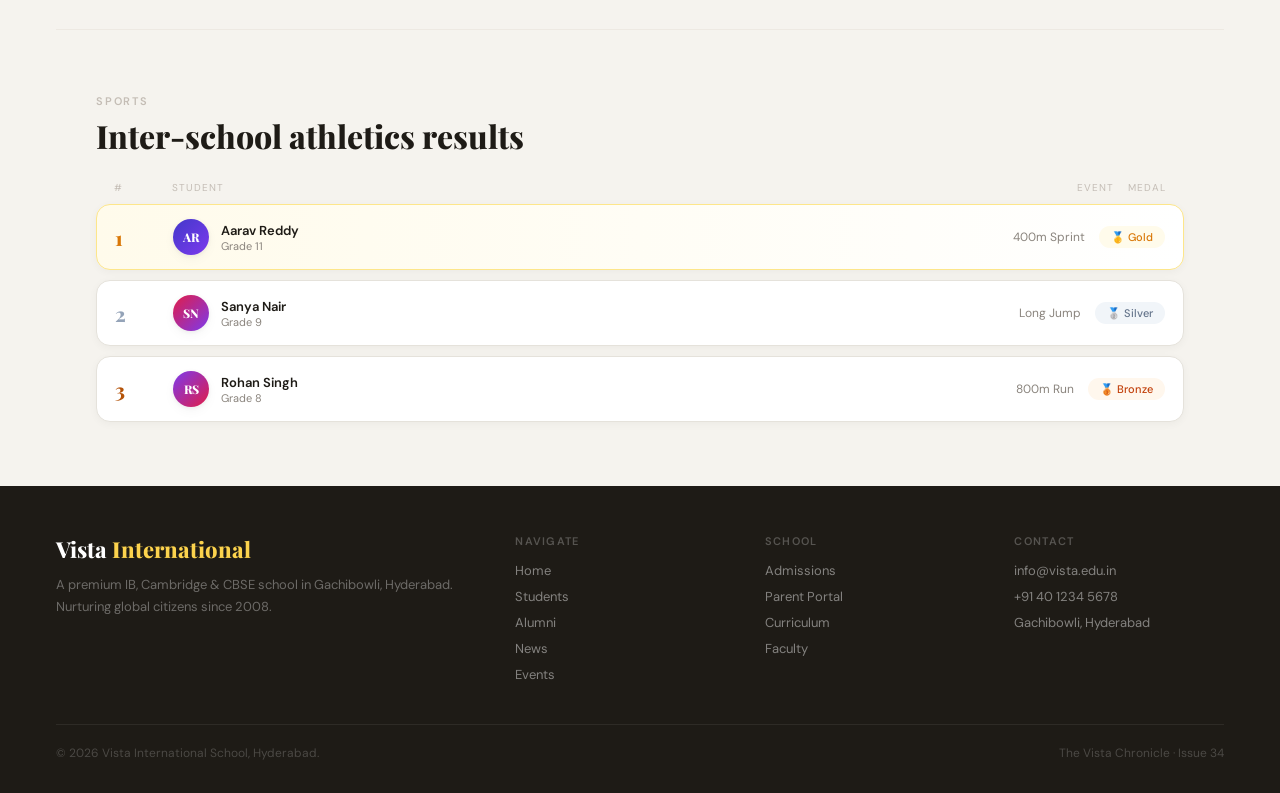
<file: students.html>
<!DOCTYPE html>
<html lang="en">
<head>
<meta charset="UTF-8"/><meta name="viewport" content="width=device-width,initial-scale=1.0"/>
<title>Students — The Vista Chronicle</title>
<link rel="stylesheet" href="shared.css"/>
<style>
.students-grid{display:grid;grid-template-columns:repeat(auto-fill,minmax(170px,1fr));gap:18px;}
.profile-grid{display:grid;grid-template-columns:repeat(auto-fill,minmax(300px,1fr));gap:20px;}
.profile-card{background:#fff;border:1px solid #e5e2db;border-radius:20px;padding:22px;display:flex;gap:18px;align-items:flex-start;box-shadow:0 2px 12px rgba(0,0,0,0.05);transition:transform 0.3s,box-shadow 0.3s;}
.profile-card:hover{transform:translateY(-3px);box-shadow:0 8px 28px rgba(0,0,0,0.09);}
.profile-name{font-family:'Playfair Display',serif;font-size:16px;font-weight:800;color:#1e1b16;margin-bottom:3px;}
.profile-sub{font-size:11px;color:#8a847d;text-transform:uppercase;letter-spacing:0.08em;margin-bottom:10px;}
.profile-bio{font-size:13px;color:#6b6560;line-height:1.65;margin-bottom:12px;}
.profile-tags{display:flex;flex-wrap:wrap;gap:6px;}
.lb-row{background:#fff;border:1px solid #e5e2db;border-radius:14px;padding:14px 18px;display:grid;grid-template-columns:44px 1fr auto auto;gap:14px;align-items:center;box-shadow:0 2px 8px rgba(0,0,0,0.04);transition:box-shadow 0.2s;}
.lb-row:hover{box-shadow:0 4px 16px rgba(0,0,0,0.08);}
@media(max-width:480px){.students-grid{grid-template-columns:repeat(2,1fr);}.profile-grid{grid-template-columns:1fr;}}
</style>
</head>
<body>

<nav>
  <a class="nav-logo" href="index.html">Vista <em>International</em></a>
  <ul class="nav-links">
    <li><a class="nav-link" href="index.html">Home</a></li>
    <li><a class="nav-link" href="students.html">Students</a></li>
    <li><a class="nav-link" href="alumni.html">Alumni</a></li>
    <li><a class="nav-link" href="news.html">News</a></li>
    <li><a class="nav-link" href="events.html">Events</a></li>
  </ul>
  <span class="nav-issue">Issue 34 · May 2026</span>
  <button class="hamburger" id="hamburger" aria-label="Open menu" aria-expanded="false"><span></span><span></span><span></span></button>

  <div class="mobile-menu" id="mobile-menu">
  <a class="nav-link" href="index.html">🏠 Home</a>
  <a class="nav-link" href="students.html">🎓 Students</a>
  <a class="nav-link" href="alumni.html">🌍 Alumni</a>
  <a class="nav-link" href="news.html">📰 News</a>
  <a class="nav-link" href="events.html">📅 Events</a>
</div>
</nav>

<section class="hero page-hero">
  <div class="hero-orb ho1"></div><div class="hero-orb ho2"></div>
  <div class="hero-content">
    <div class="hero-eyebrow"><div class="eyebrow-dot"></div>May 2026 Spotlight</div>
    <h1 class="hero-title">Our <em>Students</em></h1>
    <p class="hero-sub">Achievers · Leaders · Changemakers</p>
  </div>
</section>

<!-- 3D CARDS -->
<section class="section reveal">
  <p class="sec-label">Weekly spotlight</p>
  <h2 class="sec-title">Faces of Vista this week</h2>
  <div class="students-grid">

    <div class="card-3d"><div class="card-3d-inner" data-tilt>
      <div class="avatar online" style="width:72px;height:72px;font-size:22px;background:linear-gradient(135deg,#4338ca,#7c3aed);color:#fff;margin:0 auto 14px;">AR</div>
      <div style="font-family:'Playfair Display',serif;font-size:14px;font-weight:800;color:#1e1b16;margin-bottom:3px;">Aarav Reddy</div>
      <div style="font-size:10px;color:#8a847d;text-transform:uppercase;letter-spacing:0.07em;margin-bottom:10px;">Grade 11 · IB DP</div>
      <span class="badge" style="background:#fffbeb;color:#d97706;">🥇 Athletics Gold</span>
    </div></div>

    <div class="card-3d"><div class="card-3d-inner" data-tilt>
      <div class="avatar online" style="width:72px;height:72px;font-size:22px;background:linear-gradient(135deg,#e11d48,#7c3aed);color:#fff;margin:0 auto 14px;">SN</div>
      <div style="font-family:'Playfair Display',serif;font-size:14px;font-weight:800;color:#1e1b16;margin-bottom:3px;">Sanya Nair</div>
      <div style="font-size:10px;color:#8a847d;text-transform:uppercase;letter-spacing:0.07em;margin-bottom:10px;">Grade 9 · IGCSE</div>
      <span class="badge" style="background:#eef2ff;color:#4338ca;">Science Fair 1st</span>
    </div></div>

    <div class="card-3d"><div class="card-3d-inner" data-tilt>
      <div class="avatar online" style="width:72px;height:72px;font-size:22px;background:linear-gradient(135deg,#0d9488,#4338ca);color:#fff;margin:0 auto 14px;">KP</div>
      <div style="font-family:'Playfair Display',serif;font-size:14px;font-weight:800;color:#1e1b16;margin-bottom:3px;">Krish Patel</div>
      <div style="font-size:10px;color:#8a847d;text-transform:uppercase;letter-spacing:0.07em;margin-bottom:10px;">Grade 12 · IB DP</div>
      <span class="badge" style="background:#f0fdf4;color:#16a34a;">Model UN Best</span>
    </div></div>

    <div class="card-3d"><div class="card-3d-inner" data-tilt>
      <div class="avatar" style="width:72px;height:72px;font-size:22px;background:linear-gradient(135deg,#d97706,#e11d48);color:#fff;margin:0 auto 14px;">DM</div>
      <div style="font-family:'Playfair Display',serif;font-size:14px;font-weight:800;color:#1e1b16;margin-bottom:3px;">Diya Menon</div>
      <div style="font-size:10px;color:#8a847d;text-transform:uppercase;letter-spacing:0.07em;margin-bottom:10px;">Grade 10 · CBSE</div>
      <span class="badge" style="background:#fff1f2;color:#e11d48;">Art Showcase</span>
    </div></div>

    <div class="card-3d"><div class="card-3d-inner" data-tilt>
      <div class="avatar online" style="width:72px;height:72px;font-size:22px;background:linear-gradient(135deg,#7c3aed,#e11d48);color:#fff;margin:0 auto 14px;">RS</div>
      <div style="font-family:'Playfair Display',serif;font-size:14px;font-weight:800;color:#1e1b16;margin-bottom:3px;">Rohan Singh</div>
      <div style="font-size:10px;color:#8a847d;text-transform:uppercase;letter-spacing:0.07em;margin-bottom:10px;">Grade 8 · CBSE</div>
      <span class="badge" style="background:#f5f3ff;color:#7c3aed;">Chess Champion</span>
    </div></div>

    <div class="card-3d"><div class="card-3d-inner" data-tilt>
      <div class="avatar online" style="width:72px;height:72px;font-size:22px;background:linear-gradient(135deg,#0284c7,#0d9488);color:#fff;margin:0 auto 14px;">PK</div>
      <div style="font-family:'Playfair Display',serif;font-size:14px;font-weight:800;color:#1e1b16;margin-bottom:3px;">Priya Kumar</div>
      <div style="font-size:10px;color:#8a847d;text-transform:uppercase;letter-spacing:0.07em;margin-bottom:10px;">Grade 11 · IB DP</div>
      <span class="badge" style="background:#f0f9ff;color:#0284c7;">Debate Winner</span>
    </div></div>

    <div class="card-3d"><div class="card-3d-inner" data-tilt>
      <div class="avatar online" style="width:72px;height:72px;font-size:22px;background:linear-gradient(135deg,#0d9488,#16a34a);color:#fff;margin:0 auto 14px;">AM</div>
      <div style="font-family:'Playfair Display',serif;font-size:14px;font-weight:800;color:#1e1b16;margin-bottom:3px;">Arjun Mehta</div>
      <div style="font-size:10px;color:#8a847d;text-transform:uppercase;letter-spacing:0.07em;margin-bottom:10px;">Grade 7 · CBSE</div>
      <span class="badge" style="background:#fffbeb;color:#d97706;">Spelling Bee 1st</span>
    </div></div>

    <div class="card-3d"><div class="card-3d-inner" data-tilt>
      <div class="avatar" style="width:72px;height:72px;font-size:22px;background:linear-gradient(135deg,#7c3aed,#4338ca);color:#fff;margin:0 auto 14px;">RV</div>
      <div style="font-family:'Playfair Display',serif;font-size:14px;font-weight:800;color:#1e1b16;margin-bottom:3px;">Riya Verma</div>
      <div style="font-size:10px;color:#8a847d;text-transform:uppercase;letter-spacing:0.07em;margin-bottom:10px;">Grade 12 · IB DP</div>
      <span class="badge" style="background:#eef2ff;color:#4338ca;">MIT Early Admit</span>
    </div></div>

  </div>
</section>

<div class="divider"></div>

<!-- PROFILES -->
<section class="section reveal">
  <p class="sec-label">In depth</p>
  <h2 class="sec-title">Student profiles this month</h2>
  <div class="profile-grid">

    <div class="profile-card">
      <div class="avatar" style="width:56px;height:56px;font-size:18px;background:linear-gradient(135deg,#4338ca,#7c3aed);color:#fff;">AR</div>
      <div class="profile-info">
        <div class="profile-name">Aarav Reddy</div>
        <div class="profile-sub">Grade 11 · IB DP · House Captain</div>
        <div class="profile-bio">Gold medallist at inter-school 400m. His IB Extended Essay on sports infrastructure shortlisted for the regional IB Award.</div>
        <div class="profile-tags"><span class="badge" style="background:#fffbeb;color:#d97706;">Athletics</span><span class="badge" style="background:#eef2ff;color:#4338ca;">Economics EE</span><span class="badge" style="background:#f0fdf4;color:#16a34a;">CAS Leader</span></div>
      </div>
    </div>

    <div class="profile-card">
      <div class="avatar online" style="width:56px;height:56px;font-size:18px;background:linear-gradient(135deg,#e11d48,#7c3aed);color:#fff;">SN</div>
      <div class="profile-info">
        <div class="profile-name">Sanya Nair</div>
        <div class="profile-sub">Grade 9 · IGCSE · Science Club Head</div>
        <div class="profile-bio">First place at Science Fair for water purification using biochar. Leads the junior robotics club.</div>
        <div class="profile-tags"><span class="badge" style="background:#eef2ff;color:#4338ca;">Biology</span><span class="badge" style="background:#f5f3ff;color:#7c3aed;">Robotics</span><span class="badge" style="background:#f0fdf4;color:#16a34a;">Environmentalist</span></div>
      </div>
    </div>

    <div class="profile-card">
      <div class="avatar online" style="width:56px;height:56px;font-size:18px;background:linear-gradient(135deg,#0d9488,#4338ca);color:#fff;">KP</div>
      <div class="profile-info">
        <div class="profile-name">Krish Patel</div>
        <div class="profile-sub">Grade 12 · IB DP · Head Boy</div>
        <div class="profile-bio">Won Best Delegate at HYMUN 2026. Elected Head Boy with a mandate on mental health and sustainability.</div>
        <div class="profile-tags"><span class="badge" style="background:#f0f9ff;color:#0284c7;">MUN</span><span class="badge" style="background:#f0fdfa;color:#0d9488;">Public Speaking</span><span class="badge" style="background:#fff1f2;color:#e11d48;">Leadership</span></div>
      </div>
    </div>

    <div class="profile-card">
      <div class="avatar" style="width:56px;height:56px;font-size:18px;background:linear-gradient(135deg,#7c3aed,#4338ca);color:#fff;">RV</div>
      <div class="profile-info">
        <div class="profile-name">Riya Verma</div>
        <div class="profile-sub">Grade 12 · IB DP · Valedictorian</div>
        <div class="profile-bio">MIT early admission for Computer Science. Scored 45/45 in IB — first Vista student to do so in 6 years.</div>
        <div class="profile-tags"><span class="badge" style="background:#eef2ff;color:#4338ca;">MIT Admit</span><span class="badge" style="background:#fffbeb;color:#d97706;">IB 45/45</span><span class="badge" style="background:#f5f3ff;color:#7c3aed;">Coding</span></div>
      </div>
    </div>

  </div>
</section>

<div class="divider"></div>

<!-- LEADERBOARD -->
<section class="section reveal">
  <p class="sec-label">Sports</p>
  <h2 class="sec-title">Inter-school athletics results</h2>
  <div style="display:flex;flex-direction:column;gap:10px;">
    <div style="display:grid;grid-template-columns:44px 1fr auto auto;gap:14px;padding:0 18px;font-size:10px;color:#c4bdb5;text-transform:uppercase;letter-spacing:0.1em;">#<span>Student</span><span>Event</span><span>Medal</span></div>
    <div class="lb-row" style="background:linear-gradient(90deg,#fffbeb,#fff);border-color:#fde68a;">
      <span style="font-family:'Playfair Display',serif;font-size:20px;font-weight:800;color:#d97706;">1</span>
      <div style="display:flex;align-items:center;gap:12px;"><div class="avatar" style="width:36px;height:36px;font-size:12px;background:linear-gradient(135deg,#4338ca,#7c3aed);color:#fff;">AR</div><div><div style="font-size:13px;font-weight:600;color:#1e1b16;">Aarav Reddy</div><div style="font-size:11px;color:#8a847d;">Grade 11</div></div></div>
      <span style="font-size:12px;color:#8a847d;">400m Sprint</span>
      <span class="badge" style="background:#fffbeb;color:#d97706;">🥇 Gold</span>
    </div>
    <div class="lb-row">
      <span style="font-family:'Playfair Display',serif;font-size:20px;font-weight:800;color:#94a3b8;">2</span>
      <div style="display:flex;align-items:center;gap:12px;"><div class="avatar" style="width:36px;height:36px;font-size:12px;background:linear-gradient(135deg,#e11d48,#7c3aed);color:#fff;">SN</div><div><div style="font-size:13px;font-weight:600;color:#1e1b16;">Sanya Nair</div><div style="font-size:11px;color:#8a847d;">Grade 9</div></div></div>
      <span style="font-size:12px;color:#8a847d;">Long Jump</span>
      <span class="badge" style="background:#f1f5f9;color:#64748b;">🥈 Silver</span>
    </div>
    <div class="lb-row">
      <span style="font-family:'Playfair Display',serif;font-size:20px;font-weight:800;color:#b45309;">3</span>
      <div style="display:flex;align-items:center;gap:12px;"><div class="avatar" style="width:36px;height:36px;font-size:12px;background:linear-gradient(135deg,#7c3aed,#e11d48);color:#fff;">RS</div><div><div style="font-size:13px;font-weight:600;color:#1e1b16;">Rohan Singh</div><div style="font-size:11px;color:#8a847d;">Grade 8</div></div></div>
      <span style="font-size:12px;color:#8a847d;">800m Run</span>
      <span class="badge" style="background:#fff7ed;color:#c2410c;">🥉 Bronze</span>
    </div>
  </div>
</section>

<footer>
  <div class="footer-grid">
    <div><div class="footer-logo">Vista <em>International</em></div><div class="footer-desc">A premium IB, Cambridge & CBSE school in Gachibowli, Hyderabad. Nurturing global citizens since 2008.</div></div>
    <div class="footer-col"><div class="footer-col-title">Navigate</div><a href="index.html">Home</a><a href="students.html">Students</a><a href="alumni.html">Alumni</a><a href="news.html">News</a><a href="events.html">Events</a></div>
    <div class="footer-col"><div class="footer-col-title">School</div><a href="#">Admissions</a><a href="#">Parent Portal</a><a href="#">Curriculum</a><a href="#">Faculty</a></div>
    <div class="footer-col"><div class="footer-col-title">Contact</div><a href="#">info@vista.edu.in</a><a href="#">+91 40 1234 5678</a><a href="#">Gachibowli, Hyderabad</a></div>
  </div>
  <div class="footer-bottom"><span>© 2026 Vista International School, Hyderabad.</span><span>The Vista Chronicle · Issue 34</span></div>
</footer>

<script src="shared.js"></script>
<script>initTilt('.card-3d');</script>
</body>
</html>
</file>
<file: shared.css>
@import url('https://fonts.googleapis.com/css2?family=Playfair+Display:wght@700;800;900&family=DM+Sans:ital,wght@0,300;0,400;0,500;0,600;1,400&display=swap');

*, *::before, *::after { margin:0; padding:0; box-sizing:border-box; }
html { scroll-behavior:smooth; }
body {
  font-family:'DM Sans',sans-serif;
  background:#f5f3ee;
  color:#1e1b16;
  min-height:100vh;
  overflow-x:hidden;
}

/* ── COLOR TOKENS ── */
:root {
  --ink:      #1e1b16;
  --ink2:     #4a4540;
  --ink3:     #8a847d;
  --ink4:     #c4bdb5;
  --cream:    #faf8f4;
  --cream2:   #f5f3ee;
  --cream3:   #ede9e2;
  --white:    #ffffff;
  --indigo:   #4338ca;
  --indigo-l: #eef2ff;
  --indigo-m: #818cf8;
  --teal:     #0d9488;
  --teal-l:   #f0fdfa;
  --amber:    #d97706;
  --amber-l:  #fffbeb;
  --rose:     #e11d48;
  --rose-l:   #fff1f2;
  --violet:   #7c3aed;
  --violet-l: #f5f3ff;
  --green:    #16a34a;
  --green-l:  #f0fdf4;
  --sky:      #0284c7;
  --sky-l:    #f0f9ff;
  --shadow-sm: 0 1px 4px rgba(0,0,0,0.06), 0 4px 12px rgba(0,0,0,0.04);
  --shadow-md: 0 4px 16px rgba(0,0,0,0.08), 0 8px 32px rgba(0,0,0,0.05);
  --shadow-lg: 0 8px 32px rgba(0,0,0,0.10), 0 20px 60px rgba(0,0,0,0.07);
  --shadow-xl: 0 16px 48px rgba(0,0,0,0.12), 0 32px 80px rgba(0,0,0,0.08);
  --radius:   14px;
  --radius-lg:20px;
  --radius-xl:28px;
}

/* ── NAV ── */
nav {
  position:sticky; top:0; z-index:200;
  background:rgba(250,248,244,0.92);
  backdrop-filter:blur(20px); -webkit-backdrop-filter:blur(20px);
  border-bottom:1px solid var(--cream3);
  padding:0 32px;
  display:flex; align-items:center; justify-content:space-between;
  flex-wrap:wrap;
  min-height:62px;
  box-shadow:0 1px 0 rgba(0,0,0,0.04);
}
.nav-logo { font-family:'Playfair Display',serif; font-size:20px; font-weight:800; color:var(--ink); text-decoration:none; flex-shrink:0; }
.nav-logo em { font-style:normal; color:var(--indigo); }
.nav-links { display:flex; gap:2px; list-style:none; }
.nav-link {
  font-size:13px; font-weight:500; color:var(--ink3); text-decoration:none;
  padding:7px 14px; border-radius:10px;
  transition:color 0.2s, background 0.2s;
}
.nav-link:hover { color:var(--ink); background:var(--cream3); }
.nav-link.active { color:var(--indigo); background:var(--indigo-l); }
.nav-issue { font-size:11px; color:var(--ink4); font-weight:500; letter-spacing:0.08em; text-transform:uppercase; flex-shrink:0; }

/* hamburger */
.hamburger {
  display:none; flex-direction:column; justify-content:center; gap:5px;
  background:none; border:none; cursor:pointer; padding:8px;
  width:40px; height:40px; border-radius:10px;
  transition:background 0.2s;
}
.hamburger:hover { background:var(--cream3); }
.hamburger span {
  display:block; width:22px; height:2px;
  background:var(--ink); border-radius:2px;
  transition:transform 0.3s ease, opacity 0.3s ease;
  transform-origin:center;
}
.hamburger.active span:nth-child(1) { transform:translateY(7px) rotate(45deg); }
.hamburger.active span:nth-child(2) { opacity:0; transform:scaleX(0); }
.hamburger.active span:nth-child(3) { transform:translateY(-7px) rotate(-45deg); }
.mobile-menu {
  display:none;
  width:100%;
  padding:8px 0 14px;
  flex-direction:column; gap:2px;
  border-top:1px solid var(--cream3);
}
.mobile-menu.open { display:flex; }
.mobile-menu a {
  font-size:15px; font-weight:500; color:var(--ink2); text-decoration:none;
  padding:13px 16px; border-radius:12px;
  transition:color 0.2s, background 0.2s;
}
.mobile-menu a:hover, .mobile-menu a.active { color:var(--indigo); background:var(--indigo-l); }

/* ── LAYOUT ── */
.section { padding:clamp(32px,5vw,64px) clamp(16px,5vw,56px); max-width:1200px; margin:0 auto; }
.sec-label { font-size:11px; font-weight:600; letter-spacing:0.16em; text-transform:uppercase; color:var(--ink4); margin-bottom:6px; }
.sec-title { font-family:'Playfair Display',serif; font-size:clamp(22px,4vw,32px); font-weight:800; color:var(--ink); margin-bottom:24px; }
.sec-title small { font-family:'DM Sans',sans-serif; font-size:13px; font-weight:400; color:var(--ink4); }
.divider { height:1px; background:var(--cream3); margin:0 clamp(16px,5vw,56px); }

/* ── HERO ── */
.hero {
  min-height:440px; position:relative; overflow:hidden;
  background:linear-gradient(135deg, #312e81 0%, #4338ca 45%, #6366f1 100%);
  display:flex; align-items:center; justify-content:center;
  padding:72px 32px; text-align:center;
}
.hero-content { position:relative; z-index:2; max-width:740px; }
.hero-orb { position:absolute; border-radius:50%; pointer-events:none; }
.ho1 { width:500px;height:500px;background:radial-gradient(circle,rgba(255,255,255,0.08),transparent 65%);top:-150px;right:-100px; }
.ho2 { width:320px;height:320px;background:radial-gradient(circle,rgba(253,230,138,0.12),transparent 65%);bottom:-100px;left:5%; }
.ho3 { width:240px;height:240px;background:radial-gradient(circle,rgba(196,181,253,0.15),transparent 65%);top:20px;left:35%; }
.hero-eyebrow {
  display:inline-flex; align-items:center; gap:8px;
  background:rgba(255,255,255,0.12); border:1px solid rgba(255,255,255,0.2);
  border-radius:50px; padding:6px 18px;
  font-size:11px; font-weight:600; letter-spacing:0.12em; text-transform:uppercase; color:rgba(255,255,255,0.85);
  margin-bottom:22px; backdrop-filter:blur(8px);
}
.eyebrow-dot { width:6px;height:6px;border-radius:50%;background:#fcd34d;animation:pulse 2s infinite; }
@keyframes pulse{0%,100%{opacity:1}50%{opacity:0.35}}
.hero-title { font-family:'Playfair Display',serif; font-size:clamp(38px,8vw,68px); font-weight:900; color:#fff; line-height:1.05; }
.hero-title em { font-style:normal; color:#fcd34d; }
.hero-sub { font-size:14px; color:rgba(255,255,255,0.55); margin-top:12px; letter-spacing:0.08em; text-transform:uppercase; font-weight:300; }
.hero-stats { display:flex; gap:clamp(24px,5vw,56px); justify-content:center; margin-top:40px; flex-wrap:wrap; }
.hstat { text-align:center; }
.hstat-n { font-family:'Playfair Display',serif; font-size:clamp(26px,5vw,40px); font-weight:800; color:#fcd34d; line-height:1; }
.hstat-l { font-size:10px; color:rgba(255,255,255,0.45); text-transform:uppercase; letter-spacing:0.1em; margin-top:5px; }
.page-hero { min-height:240px; padding:52px 32px; }
.page-hero .hero-title { font-size:clamp(30px,6vw,52px); }

/* ── CARD SYSTEM ── */
.card {
  background:var(--white);
  border:1px solid var(--cream3);
  border-radius:var(--radius-lg);
  padding:24px;
  box-shadow:var(--shadow-sm);
  transition:transform 0.3s cubic-bezier(0.23,1,0.32,1), box-shadow 0.3s ease;
}
.card:hover { transform:translateY(-4px); box-shadow:var(--shadow-lg); }

/* 3D tilt card */
.card-3d { perspective:900px; }
.card-3d-inner {
  background:var(--white);
  border:1px solid var(--cream3);
  border-radius:var(--radius-lg);
  padding:28px 20px; text-align:center;
  transform:perspective(700px) rotateX(3deg) rotateY(-1.5deg);
  transition:transform 0.4s cubic-bezier(0.23,1,0.32,1), box-shadow 0.4s ease;
  box-shadow:var(--shadow-md), 0 0 0 0 transparent;
  position:relative; overflow:hidden;
}
.card-3d-inner::after {
  content:''; position:absolute; inset:0;
  background:linear-gradient(145deg,rgba(255,255,255,0.6) 0%,transparent 60%);
  pointer-events:none; border-radius:inherit;
}
.card-3d:hover .card-3d-inner {
  transform:perspective(700px) rotateX(0deg) rotateY(0deg) translateY(-8px);
  box-shadow:var(--shadow-xl), 0 0 0 2px var(--indigo-l);
}

/* avatar */
.avatar {
  border-radius:50%; display:flex; align-items:center; justify-content:center;
  font-family:'Playfair Display',serif; font-weight:800;
  position:relative; flex-shrink:0;
  box-shadow:var(--shadow-sm);
}
.avatar.online::after {
  content:''; position:absolute; bottom:2px;right:2px;
  width:12px;height:12px; border-radius:50%;
  background:#22c55e; border:2px solid var(--white);
}

/* tag / badge */
.tag { font-size:10px; font-weight:600; letter-spacing:0.1em; text-transform:uppercase; padding:4px 12px; border-radius:50px; display:inline-block; width:fit-content; }
.tag-indigo { background:var(--indigo-l); color:var(--indigo); }
.tag-teal   { background:var(--teal-l);   color:var(--teal); }
.tag-amber  { background:var(--amber-l);  color:var(--amber); }
.tag-rose   { background:var(--rose-l);   color:var(--rose); }
.tag-violet { background:var(--violet-l); color:var(--violet); }
.tag-green  { background:var(--green-l);  color:var(--green); }
.tag-sky    { background:var(--sky-l);    color:var(--sky); }
.badge { font-size:11px; padding:4px 12px; border-radius:50px; font-weight:500; display:inline-block; }

/* flip card */
.flip-card { perspective:900px; cursor:pointer; height:250px; }
.flip-inner { position:relative;width:100%;height:100%;transform-style:preserve-3d;transition:transform 0.7s cubic-bezier(0.23,1,0.32,1); }
.flip-card:hover .flip-inner, .flip-card.flipped .flip-inner { transform:rotateY(180deg); }
.flip-front, .flip-back { position:absolute;width:100%;height:100%;backface-visibility:hidden;border-radius:var(--radius-lg);padding:24px 20px;overflow:hidden; }
.flip-front { background:var(--white);border:1px solid var(--cream3);display:flex;flex-direction:column;align-items:center;justify-content:center;text-align:center;box-shadow:var(--shadow-md); }
.flip-back { background:linear-gradient(135deg,var(--indigo) 0%,var(--violet) 100%);transform:rotateY(180deg);display:flex;flex-direction:column;justify-content:center;box-shadow:var(--shadow-md); }
.flip-hint { font-size:9px;color:var(--ink4);text-transform:uppercase;letter-spacing:0.1em;margin-top:10px; }
.flip-quote { font-size:13px;color:rgba(255,255,255,0.85);line-height:1.65;font-style:italic;border-left:2px solid #fcd34d;padding-left:12px;margin:8px 0; }

/* event row */
.ev-row {
  background:var(--white); border:1px solid var(--cream3);
  border-radius:var(--radius); padding:16px 20px;
  display:flex;align-items:center;gap:16px;
  box-shadow:var(--shadow-sm);
  transition:transform 0.25s,box-shadow 0.25s;
}
.ev-row:hover { transform:translateX(6px); box-shadow:var(--shadow-md); }
.ev-date { min-width:54px;height:54px;border-radius:14px;display:flex;flex-direction:column;align-items:center;justify-content:center;flex-shrink:0; }
.ev-day { font-family:'Playfair Display',serif;font-size:24px;font-weight:800;line-height:1; }
.ev-mon { font-size:9px;text-transform:uppercase;letter-spacing:0.1em;margin-top:2px;font-weight:600; }
.ev-info { flex:1;min-width:0; }
.ev-title { font-size:14px;font-weight:600;color:var(--ink); }
.ev-detail { font-size:12px;color:var(--ink3);margin-top:3px; }
.ev-badge { margin-left:auto;font-size:10px;padding:4px 12px;border-radius:50px;font-weight:600;white-space:nowrap;flex-shrink:0; }

/* btn */
.btn { display:inline-flex;align-items:center;gap:8px;padding:12px 24px;border-radius:12px;font-size:14px;font-weight:600;text-decoration:none;transition:transform 0.2s,box-shadow 0.2s;cursor:pointer;border:none;font-family:'DM Sans',sans-serif; }
.btn:hover { transform:translateY(-2px); }
.btn-indigo { background:var(--indigo);color:#fff;box-shadow:0 4px 16px rgba(67,56,202,0.3); }
.btn-indigo:hover { box-shadow:0 8px 24px rgba(67,56,202,0.4); }
.btn-amber  { background:var(--amber);color:#fff;box-shadow:0 4px 16px rgba(217,119,6,0.3); }
.btn-amber:hover { box-shadow:0 8px 24px rgba(217,119,6,0.4); }
.btn-outline { background:transparent;color:var(--ink);border:1.5px solid var(--cream3); }
.btn-outline:hover { background:var(--cream3); }

/* scroll reveal */
.reveal { opacity:0;transform:translateY(24px);transition:opacity 0.6s ease,transform 0.6s ease; }
.reveal.visible { opacity:1;transform:translateY(0); }

/* ── FOOTER ── */
footer { background:var(--ink);padding:48px clamp(16px,5vw,56px) 32px; }
.footer-grid { display:grid;grid-template-columns:2fr 1fr 1fr 1fr;gap:40px;max-width:1200px;margin:0 auto; }
.footer-logo { font-family:'Playfair Display',serif;font-size:22px;font-weight:800;color:#fff;margin-bottom:10px; }
.footer-logo em { font-style:normal;color:#fcd34d; }
.footer-desc { font-size:13px;color:rgba(255,255,255,0.35);line-height:1.7;margin-bottom:18px; }
.footer-social { display:flex;gap:8px; }
.footer-social a { width:34px;height:34px;border-radius:8px;background:rgba(255,255,255,0.07);border:1px solid rgba(255,255,255,0.1);display:flex;align-items:center;justify-content:center;color:rgba(255,255,255,0.4);text-decoration:none;font-size:15px;transition:all 0.2s; }
.footer-social a:hover { color:#fcd34d;background:rgba(252,211,77,0.1);border-color:rgba(252,211,77,0.2); }
.footer-col-title { font-size:11px;font-weight:600;letter-spacing:0.12em;text-transform:uppercase;color:rgba(255,255,255,0.25);margin-bottom:14px; }
.footer-col a { display:block;font-size:13px;color:rgba(255,255,255,0.45);text-decoration:none;margin-bottom:9px;transition:color 0.2s; }
.footer-col a:hover { color:#fff; }
.footer-bottom { max-width:1200px;margin:32px auto 0;padding-top:20px;border-top:1px solid rgba(255,255,255,0.07);display:flex;justify-content:space-between;align-items:center;flex-wrap:wrap;gap:12px;font-size:12px;color:rgba(255,255,255,0.2); }

/* ── MOBILE ── */
@media(max-width:768px){
  nav { padding:0 16px; }
  .nav-links,.nav-issue { display:none; }
  .hamburger { display:flex; }
  .hero { padding:52px 16px; min-height:360px; }
  .footer-grid { grid-template-columns:1fr 1fr;gap:28px; }
  .ev-badge { display:none; }
}
@media(max-width:480px){
  .footer-grid { grid-template-columns:1fr; }
}
</file>
